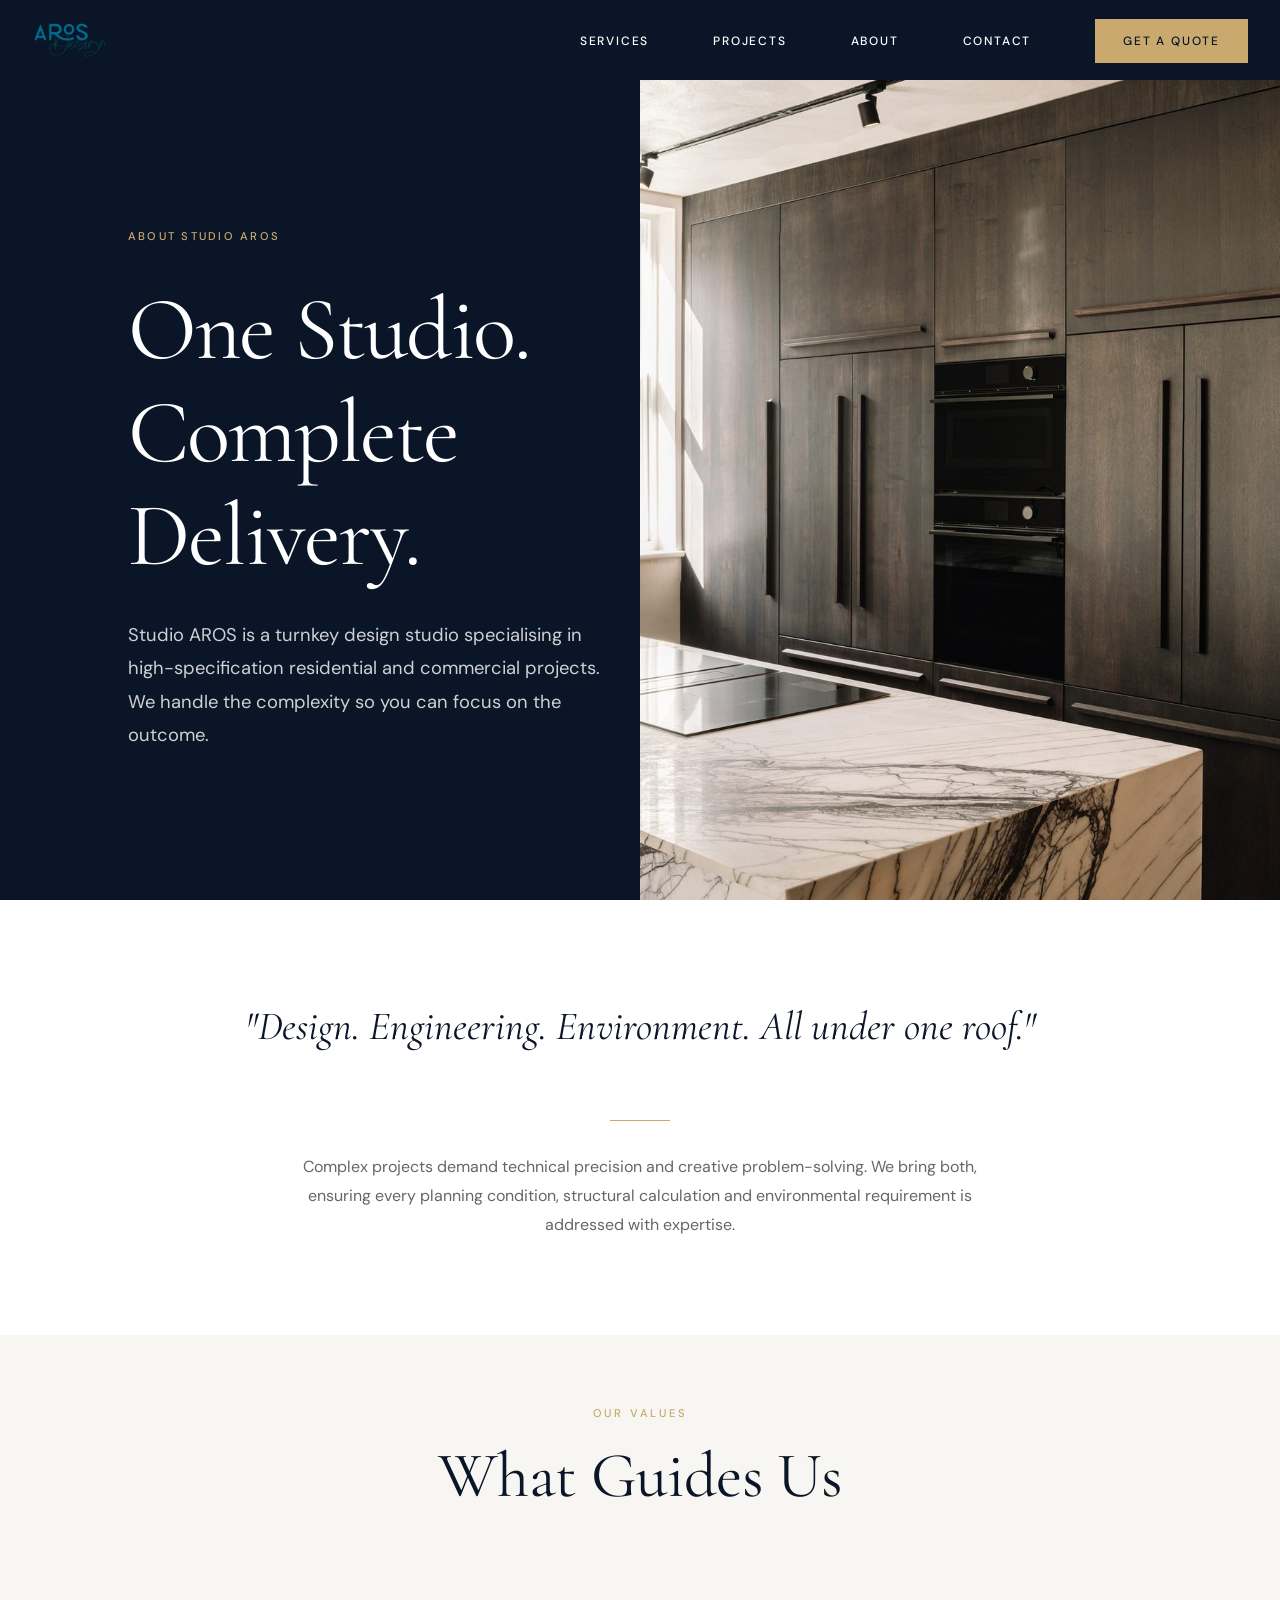
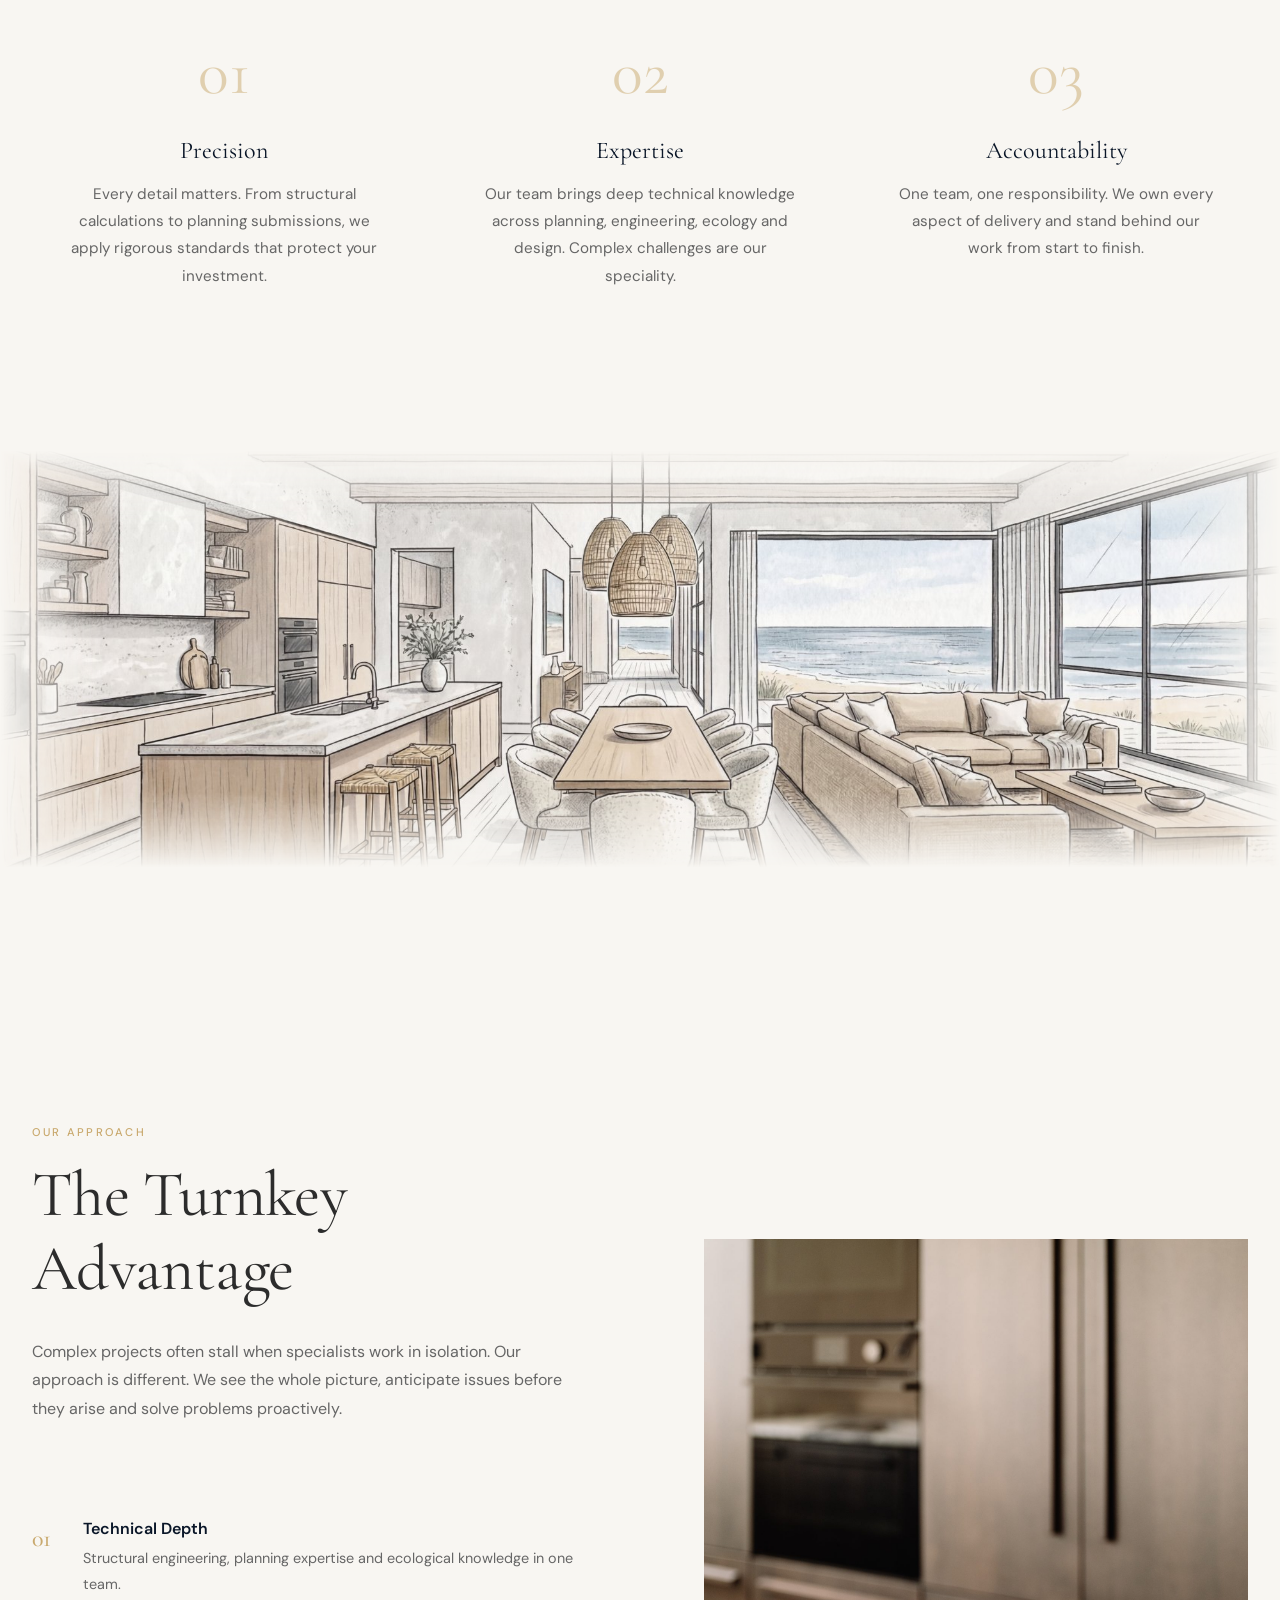
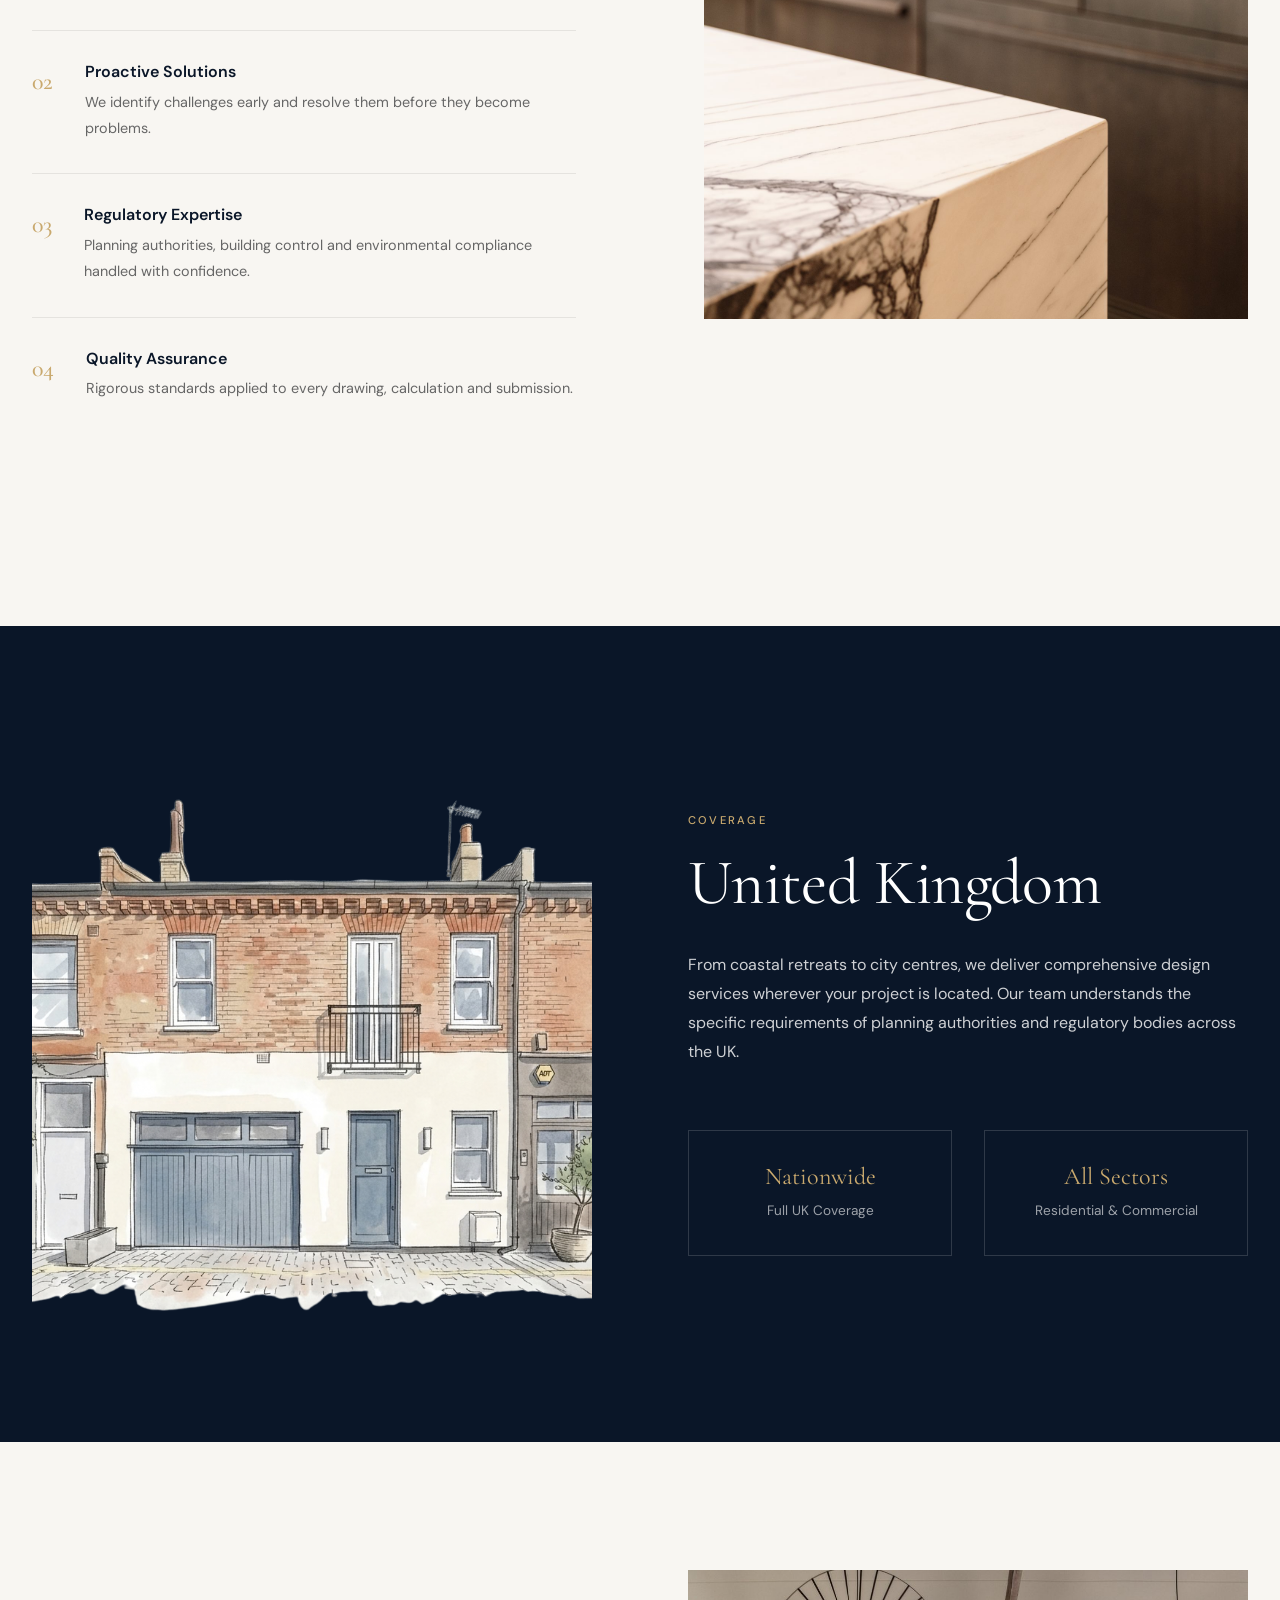
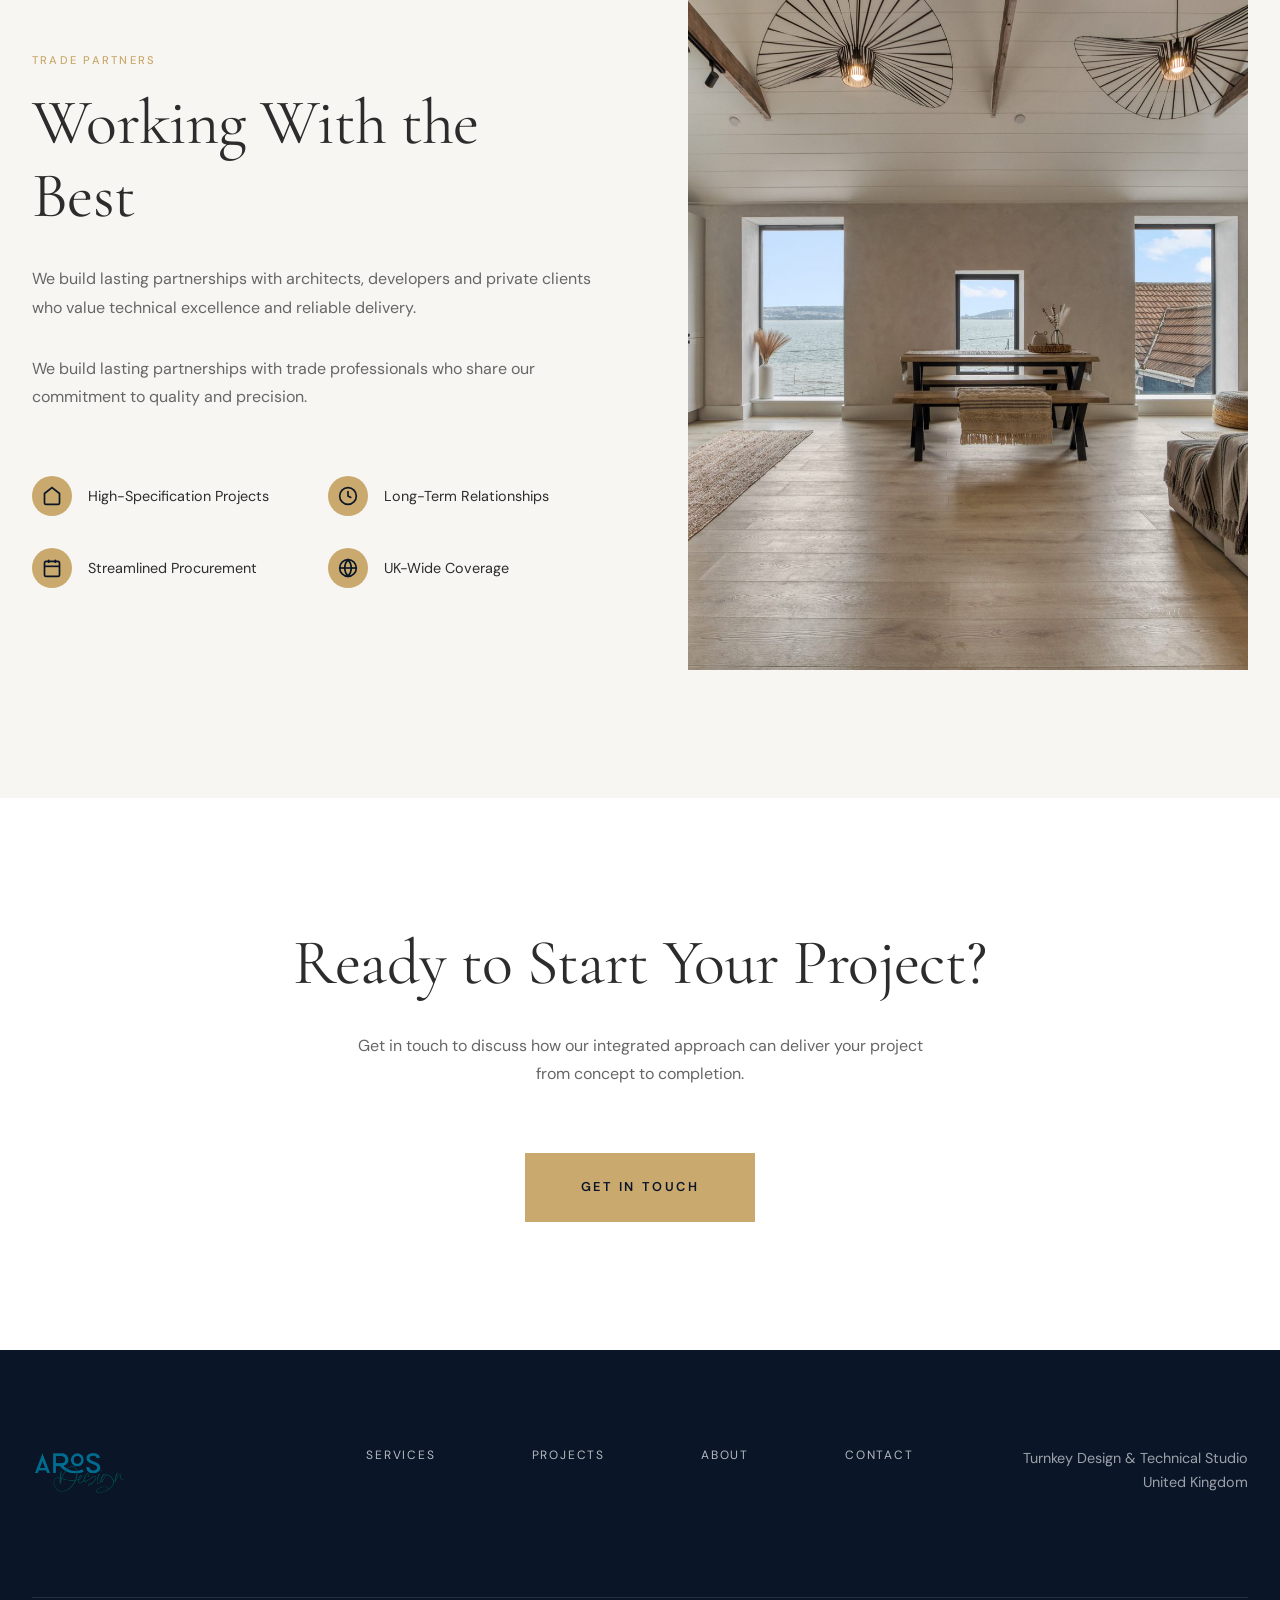
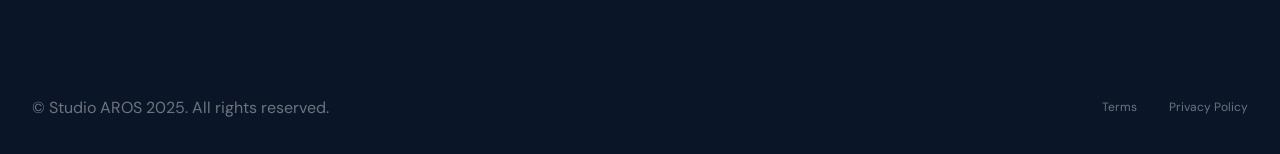
<file: about.html>
<!DOCTYPE html>
<html lang="en">
<head>
    <meta charset="UTF-8">
    <meta name="viewport" content="width=device-width, initial-scale=1.0">
    <title>About | Studio AROS</title>
    <link rel="icon" type="image/png" href="Logos/FAV Icon.png">
    <link rel="preconnect" href="https://fonts.googleapis.com">
    <link rel="preconnect" href="https://fonts.gstatic.com" crossorigin>
    <link href="https://fonts.googleapis.com/css2?family=Cormorant+Garamond:ital,wght@0,300;0,400;0,500;0,600;0,700;1,300;1,400;1,500;1,600;1,700&family=DM+Sans:ital,opsz,wght@0,9..40,100..1000;1,9..40,100..1000&display=swap" rel="stylesheet">
    <link rel="stylesheet" href="css/styles.css?v=2">
    <style>
        /* ===== ABOUT HERO ===== */
        .about-hero {
            height: 100vh;
            display: grid;
            grid-template-columns: 1fr 1fr;
            background: var(--color-primary-dark);
        }

        .about-hero-content {
            display: flex;
            align-items: center;
            padding: calc(var(--nav-height) + var(--spacing-xl)) var(--spacing-md) var(--spacing-xl) var(--spacing-xl);
        }

        .about-hero-content-inner {
            max-width: 550px;
            margin-left: 0;
            padding-left: var(--spacing-lg);
            text-align: left;
        }

        @media (max-width: 1440px) {
            .about-hero-content {
                padding-left: var(--spacing-lg);
            }
        }

        .about-hero h1 {
            color: var(--color-white);
            margin-bottom: var(--spacing-md);
        }

        .about-hero p {
            color: rgba(255, 255, 255, 0.8);
            font-size: 1.15rem;
            line-height: 1.8;
        }

        .about-hero-image {
            position: relative;
            overflow: hidden;
            height: 100vh;
        }

        .about-hero-image img {
            width: 100%;
            height: 100%;
            object-fit: cover;
            object-position: center;
        }

        @media (max-width: 1024px) {
            .about-hero {
                grid-template-columns: 1fr;
                min-height: auto;
            }

            .about-hero-content {
                padding: calc(var(--nav-height) + var(--spacing-lg)) var(--spacing-md) var(--spacing-lg);
            }

            .about-hero-content-inner {
                margin: 0 auto;
                text-align: center;
            }

            .about-hero-image {
                min-height: 50vh;
            }
        }

        /* ===== PHILOSOPHY SECTION ===== */
        .philosophy {
            padding: var(--spacing-xl) 0;
            background: var(--color-white);
        }

        .philosophy-content {
            max-width: 900px;
            margin: 0 auto;
            text-align: center;
        }

        .philosophy blockquote {
            font-family: var(--font-heading);
            font-size: clamp(1.75rem, 3.5vw, 2.5rem);
            font-style: italic;
            color: var(--color-primary-dark);
            line-height: 1.5;
            margin-bottom: var(--spacing-lg);
        }

        .philosophy p {
            color: var(--color-text-light);
            max-width: 700px;
            margin: 0 auto;
        }

        /* ===== VALUES SECTION ===== */
        .values {
            padding: var(--spacing-lg) 0;
            background: var(--color-light-bg);
        }

        .values-grid {
            display: grid;
            grid-template-columns: repeat(3, 1fr);
            gap: var(--spacing-md);
            margin-top: var(--spacing-md);
        }

        .value-item {
            text-align: center;
            padding: var(--spacing-md);
        }

        .value-number {
            font-family: var(--font-heading);
            font-size: 4rem;
            color: var(--color-accent);
            line-height: 1;
            margin-bottom: var(--spacing-md);
            opacity: 0.5;
        }

        .value-item h3 {
            font-size: 1.5rem;
            color: var(--color-primary-dark);
            margin-bottom: var(--spacing-sm);
        }

        .value-item p {
            color: var(--color-text-light);
            font-size: 0.95rem;
        }

        @media (max-width: 768px) {
            .values-grid {
                grid-template-columns: 1fr;
            }
        }

        /* ===== IMAGE BAND ===== */
        .about-image-band {
            width: 100%;
            position: relative;
            background: var(--color-light-bg);
            padding: var(--spacing-lg) 0;
        }

        .about-image-band img {
            width: 100%;
            height: auto;
        }

        /* ===== APPROACH SECTION ===== */
        .approach {
            padding: var(--spacing-xxxl) 0;
            background: var(--color-light-bg);
        }

        .approach-grid {
            display: grid;
            grid-template-columns: 1fr 1fr;
            gap: var(--spacing-xxl);
            align-items: center;
        }

        .approach-content h2 {
            margin-bottom: var(--spacing-md);
        }

        .approach-content p {
            color: var(--color-text-light);
            margin-bottom: var(--spacing-md);
        }

        .approach-list {
            margin-top: var(--spacing-lg);
        }

        .approach-list-item {
            display: flex;
            gap: var(--spacing-md);
            padding: var(--spacing-md) 0;
            border-bottom: 1px solid rgba(0, 0, 0, 0.08);
        }

        .approach-list-item:last-child {
            border-bottom: none;
        }

        .approach-list-number {
            font-family: var(--font-heading);
            font-size: 1.5rem;
            color: var(--color-accent);
            font-weight: 500;
        }

        .approach-list-content h4 {
            font-family: var(--font-body);
            font-size: 1rem;
            font-weight: 600;
            color: var(--color-primary-dark);
            margin-bottom: var(--spacing-xs);
        }

        .approach-list-content p {
            margin: 0;
            font-size: 0.9rem;
        }

        .approach-image {
            aspect-ratio: 4/5;
            overflow: hidden;
        }

        .approach-image img {
            width: 100%;
            height: 100%;
            object-fit: cover;
        }

        @media (max-width: 1024px) {
            .approach-grid {
                grid-template-columns: 1fr;
            }

            .approach-image {
                aspect-ratio: 16/9;
            }
        }

        /* ===== COVERAGE SECTION ===== */
        .coverage {
            padding: var(--spacing-xxl) 0;
            background: var(--color-primary-dark);
        }

        .coverage-grid {
            display: grid;
            grid-template-columns: 1fr 1fr;
            gap: var(--spacing-xl);
            align-items: center;
        }

        .coverage-content h2 {
            color: var(--color-white);
            margin-bottom: var(--spacing-md);
        }

        .coverage-content p {
            color: rgba(255, 255, 255, 0.8);
            margin-bottom: var(--spacing-lg);
        }

        .coverage-regions {
            display: grid;
            grid-template-columns: 1fr 1fr;
            gap: var(--spacing-md);
        }

        .coverage-region {
            padding: var(--spacing-md);
            border: 1px solid rgba(255, 255, 255, 0.15);
            text-align: center;
        }

        .coverage-region h4 {
            color: var(--color-accent);
            font-family: var(--font-heading);
            font-size: 1.5rem;
            margin-bottom: var(--spacing-xs);
        }

        .coverage-region p {
            color: rgba(255, 255, 255, 0.6);
            font-size: 0.85rem;
            margin: 0;
        }

        .coverage-image {
            aspect-ratio: 1;
            overflow: hidden;
        }

        .coverage-image img {
            width: 100%;
            height: 100%;
            object-fit: cover;
        }

        @media (max-width: 768px) {
            .coverage-grid {
                grid-template-columns: 1fr;
            }
        }

        /* ===== TRADE SECTION ===== */
        .trade-section {
            padding: var(--spacing-xxl) 0;
            background: var(--color-light-bg);
        }

        .trade-grid {
            display: grid;
            grid-template-columns: 1fr 1fr;
            gap: var(--spacing-xl);
            align-items: center;
        }

        .trade-content h2 {
            margin-bottom: var(--spacing-md);
        }

        .trade-content p {
            color: var(--color-text-light);
            margin-bottom: var(--spacing-md);
        }

        .trade-features {
            display: grid;
            grid-template-columns: 1fr 1fr;
            gap: var(--spacing-md);
            margin-top: var(--spacing-lg);
        }

        .trade-feature {
            display: flex;
            align-items: center;
            gap: var(--spacing-sm);
        }

        .trade-feature-icon {
            width: 40px;
            height: 40px;
            background: var(--color-accent);
            border-radius: 50%;
            display: flex;
            align-items: center;
            justify-content: center;
            flex-shrink: 0;
        }

        .trade-feature-icon svg {
            width: 20px;
            height: 20px;
            stroke: var(--color-primary-dark);
            fill: none;
            stroke-width: 2;
        }

        .trade-feature span {
            font-size: 0.9rem;
            color: var(--color-text);
        }

        @media (max-width: 768px) {
            .trade-grid {
                grid-template-columns: 1fr;
            }

            .trade-features {
                grid-template-columns: 1fr;
            }
        }

        /* ===== CTA SECTION ===== */
        .cta-section {
            padding: var(--spacing-xxl) 0;
            background: var(--color-white);
            text-align: center;
        }

        .cta-section h2 {
            margin-bottom: var(--spacing-md);
        }

        .cta-section p {
            max-width: 600px;
            margin: 0 auto var(--spacing-lg);
            color: var(--color-text-light);
        }
    </style>
</head>
<body>
    <!-- NAVIGATION -->
    <nav class="nav nav-dark" id="nav">
        <div class="nav-inner">
            <a href="/" class="nav-logo-link">
                <img src="Logos/White The Aros.png" alt="Studio AROS" class="nav-logo nav-logo-light">
                <img src="Logos/AROS Design Logo.svg?v=2" alt="Studio AROS" class="nav-logo nav-logo-dark">
            </a>
            <div class="nav-toggle" id="navToggle">
                <span></span>
                <span></span>
                <span></span>
            </div>
            <ul class="nav-links" id="navLinks">
                <li><a href="services.html">Services</a></li>
                <li><a href="projects.html">Projects</a></li>
                <li><a href="about.html">About</a></li>
                <li><a href="contact.html">Contact</a></li>
                <li><a href="contact.html" class="nav-cta">Get a Quote</a></li>
            </ul>
        </div>
    </nav>

    <!-- HERO -->
    <section class="about-hero">
        <div class="about-hero-content">
            <div class="about-hero-content-inner fade-in">
                <span class="label" style="color: var(--color-accent); margin-bottom: var(--spacing-md); display: block;">About Studio AROS</span>
                <h1>One Studio. Complete Delivery.</h1>
                <p>Studio AROS is a turnkey design studio specialising in high-specification residential and commercial projects. We handle the complexity so you can focus on the outcome.</p>
            </div>
        </div>
        <div class="about-hero-image">
            <img src="Photos_Optimized/RGM/FH_LurotBrand_6RussellGardensMews_TypRes-24.jpg" alt="Studio AROS">
        </div>
    </section>

    <!-- PHILOSOPHY -->
    <section class="philosophy">
        <div class="container">
            <div class="philosophy-content fade-in">
                <blockquote>"Design. Engineering. Environment. All under one roof."</blockquote>
                <div class="line-accent"></div>
                <p>Complex projects demand technical precision and creative problem-solving. We bring both, ensuring every planning condition, structural calculation and environmental requirement is addressed with expertise.</p>
            </div>
        </div>
    </section>

    <!-- VALUES -->
    <section class="values">
        <div class="container">
            <div class="section-header text-center fade-in">
                <span class="section-label">Our Values</span>
                <h2 class="section-title">What Guides Us</h2>
            </div>
            <div class="values-grid">
                <div class="value-item fade-in">
                    <div class="value-number">01</div>
                    <h3>Precision</h3>
                    <p>Every detail matters. From structural calculations to planning submissions, we apply rigorous standards that protect your investment.</p>
                </div>
                <div class="value-item fade-in">
                    <div class="value-number">02</div>
                    <h3>Expertise</h3>
                    <p>Our team brings deep technical knowledge across planning, engineering, ecology and design. Complex challenges are our speciality.</p>
                </div>
                <div class="value-item fade-in">
                    <div class="value-number">03</div>
                    <h3>Accountability</h3>
                    <p>One team, one responsibility. We own every aspect of delivery and stand behind our work from start to finish.</p>
                </div>
            </div>
        </div>
    </section>

    <!-- IMAGE BAND -->
    <div class="about-image-band">
        <img src="Photos_Optimized/interior-watercolor.png" alt="Interior Design">
    </div>

    <!-- APPROACH -->
    <section class="approach">
        <div class="container">
            <div class="approach-grid">
                <div class="approach-content fade-in">
                    <span class="label" style="color: var(--color-accent); margin-bottom: var(--spacing-sm); display: block;">Our Approach</span>
                    <h2>The Turnkey Advantage</h2>
                    <p>Complex projects often stall when specialists work in isolation. Our approach is different. We see the whole picture, anticipate issues before they arise and solve problems proactively.</p>

                    <div class="approach-list">
                        <div class="approach-list-item">
                            <span class="approach-list-number">01</span>
                            <div class="approach-list-content">
                                <h4>Technical Depth</h4>
                                <p>Structural engineering, planning expertise and ecological knowledge in one team.</p>
                            </div>
                        </div>
                        <div class="approach-list-item">
                            <span class="approach-list-number">02</span>
                            <div class="approach-list-content">
                                <h4>Proactive Solutions</h4>
                                <p>We identify challenges early and resolve them before they become problems.</p>
                            </div>
                        </div>
                        <div class="approach-list-item">
                            <span class="approach-list-number">03</span>
                            <div class="approach-list-content">
                                <h4>Regulatory Expertise</h4>
                                <p>Planning authorities, building control and environmental compliance handled with confidence.</p>
                            </div>
                        </div>
                        <div class="approach-list-item">
                            <span class="approach-list-number">04</span>
                            <div class="approach-list-content">
                                <h4>Quality Assurance</h4>
                                <p>Rigorous standards applied to every drawing, calculation and submission.</p>
                            </div>
                        </div>
                    </div>
                </div>
                <div class="approach-image fade-in">
                    <img src="Photos_Optimized/RGM/FH_LurotBrand_6RussellGardensMews_TypRes-28.jpg" alt="AROS Approach">
                </div>
            </div>
        </div>
    </section>

    <!-- COVERAGE -->
    <section class="coverage">
        <div class="container">
            <div class="coverage-grid">
                <div class="coverage-image fade-in">
                    <img src="Photos_Optimized/RGM-watercolor.png" alt="UK Coverage">
                </div>
                <div class="coverage-content fade-in">
                    <span class="label" style="color: var(--color-accent); margin-bottom: var(--spacing-sm); display: block;">Coverage</span>
                    <h2>United Kingdom</h2>
                    <p>From coastal retreats to city centres, we deliver comprehensive design services wherever your project is located. Our team understands the specific requirements of planning authorities and regulatory bodies across the UK.</p>
                    <div class="coverage-regions">
                        <div class="coverage-region">
                            <h4>Nationwide</h4>
                            <p>Full UK Coverage</p>
                        </div>
                        <div class="coverage-region">
                            <h4>All Sectors</h4>
                            <p>Residential & Commercial</p>
                        </div>
                    </div>
                </div>
            </div>
        </div>
    </section>

    <!-- TRADE SECTION -->
    <section class="trade-section">
        <div class="container">
            <div class="trade-grid">
                <div class="trade-content fade-in">
                    <span class="label" style="color: var(--color-accent); margin-bottom: var(--spacing-sm); display: block;">Trade Partners</span>
                    <h2>Working With the Best</h2>
                    <p>We build lasting partnerships with architects, developers and private clients who value technical excellence and reliable delivery.</p>
                    <p>We build lasting partnerships with trade professionals who share our commitment to quality and precision.</p>

                    <div class="trade-features">
                        <div class="trade-feature">
                            <div class="trade-feature-icon">
                                <svg viewBox="0 0 24 24"><path d="M3 9l9-7 9 7v11a2 2 0 01-2 2H5a2 2 0 01-2-2V9z"/></svg>
                            </div>
                            <span>High-Specification Projects</span>
                        </div>
                        <div class="trade-feature">
                            <div class="trade-feature-icon">
                                <svg viewBox="0 0 24 24"><circle cx="12" cy="12" r="10"/><path d="M12 6v6l4 2"/></svg>
                            </div>
                            <span>Long-Term Relationships</span>
                        </div>
                        <div class="trade-feature">
                            <div class="trade-feature-icon">
                                <svg viewBox="0 0 24 24"><rect x="3" y="4" width="18" height="18" rx="2"/><line x1="16" y1="2" x2="16" y2="6"/><line x1="8" y1="2" x2="8" y2="6"/><line x1="3" y1="10" x2="21" y2="10"/></svg>
                            </div>
                            <span>Streamlined Procurement</span>
                        </div>
                        <div class="trade-feature">
                            <div class="trade-feature-icon">
                                <svg viewBox="0 0 24 24"><circle cx="12" cy="12" r="10"/><line x1="2" y1="12" x2="22" y2="12"/><path d="M12 2a15.3 15.3 0 014 10 15.3 15.3 0 01-4 10 15.3 15.3 0 01-4-10 15.3 15.3 0 014-10z"/></svg>
                            </div>
                            <span>UK-Wide Coverage</span>
                        </div>
                    </div>
                </div>
                <div class="approach-image fade-in">
                    <img src="Photos_Optimized/George Bank/IMG_6486..JPG" alt="Trade Partners">
                </div>
            </div>
        </div>
    </section>

    <!-- CTA -->
    <section class="cta-section">
        <div class="container fade-in">
            <h2>Ready to Start Your Project?</h2>
            <p>Get in touch to discuss how our integrated approach can deliver your project from concept to completion.</p>
            <a href="contact.html" class="btn btn-primary btn-large">Get in Touch</a>
        </div>
    </section>

    <!-- FOOTER -->
    <footer class="footer">
        <div class="container">
            <div class="footer-main">
                <div class="footer-logo-wrapper">
                    <img src="Logos/White The Aros.png" alt="Studio AROS" class="footer-logo">
                </div>
                <nav class="footer-nav">
                    <a href="services.html">Services</a>
                    <a href="projects.html">Projects</a>
                    <a href="about.html">About</a>
                    <a href="contact.html">Contact</a>
                </nav>
                <div class="footer-tagline">
                    Turnkey Design & Technical Studio<br>United Kingdom
                </div>
            </div>
            <div class="footer-bottom">
                <p>&copy; Studio AROS 2025. All rights reserved.</p>
                <div class="footer-legal">
                    <a href="#">Terms</a>
                    <a href="#">Privacy Policy</a>
                </div>
            </div>
        </div>
    </footer>

    <!-- JAVASCRIPT -->
    <script>
        const navToggle = document.getElementById('navToggle');
        const navLinks = document.getElementById('navLinks');

        navToggle.addEventListener('click', () => {
            navToggle.classList.toggle('active');
            navLinks.classList.toggle('active');
        });

        document.querySelectorAll('.nav-links a').forEach(link => {
            link.addEventListener('click', () => {
                navToggle.classList.remove('active');
                navLinks.classList.remove('active');
            });
        });

        const observer = new IntersectionObserver((entries) => {
            entries.forEach(entry => {
                if (entry.isIntersecting) {
                    entry.target.classList.add('visible');
                }
            });
        }, { threshold: 0.1 });

        document.querySelectorAll('.fade-in').forEach(el => observer.observe(el));
    </script>
</body>
</html>
</file>
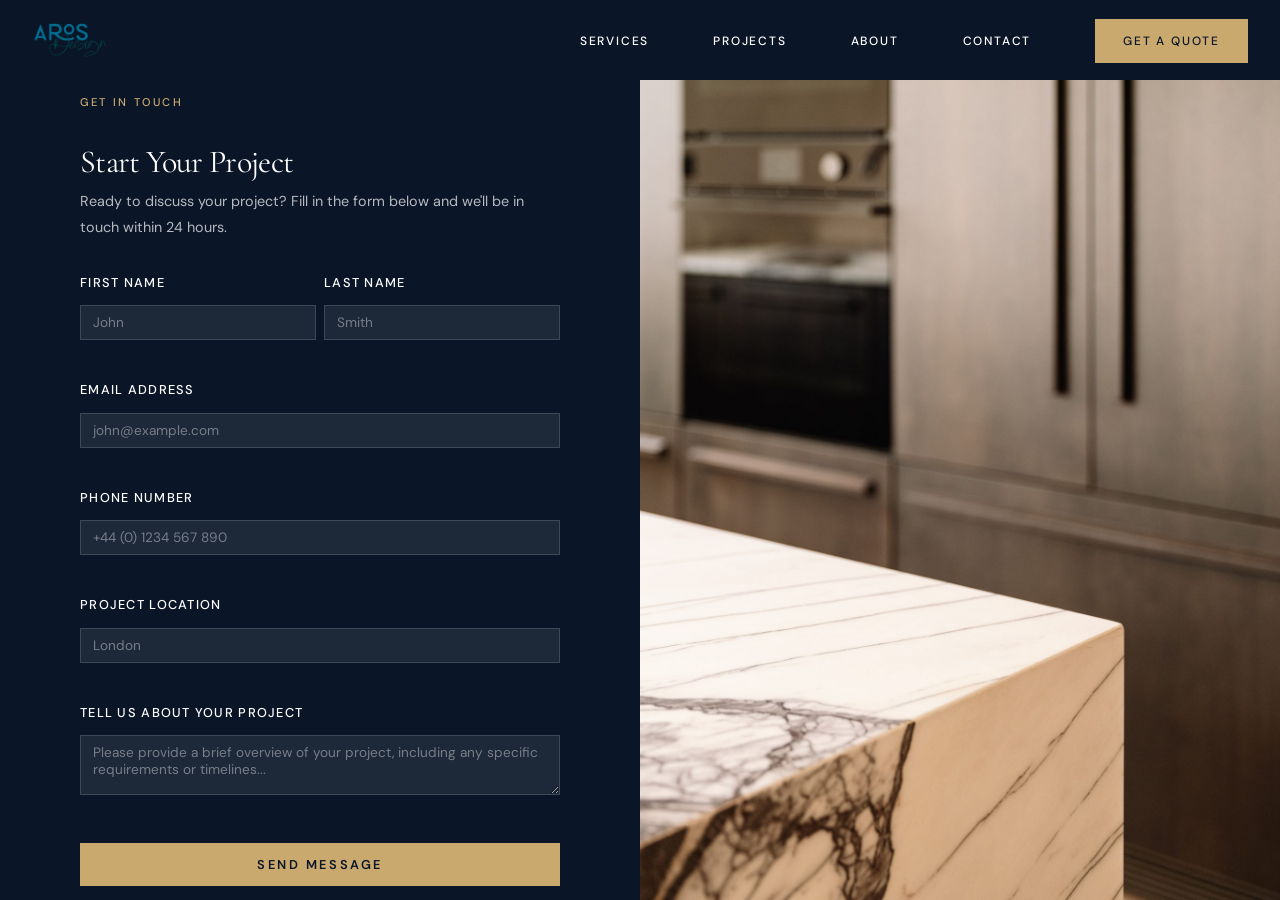
<file: contact.html>
<!DOCTYPE html>
<html lang="en">
<head>
    <meta charset="UTF-8">
    <meta name="viewport" content="width=device-width, initial-scale=1.0">
    <title>Contact | Studio AROS</title>
    <link rel="icon" type="image/png" href="Logos/FAV Icon.png">
    <link rel="preconnect" href="https://fonts.googleapis.com">
    <link rel="preconnect" href="https://fonts.gstatic.com" crossorigin>
    <link href="https://fonts.googleapis.com/css2?family=Cormorant+Garamond:ital,wght@0,300;0,400;0,500;0,600;0,700;1,300;1,400;1,500;1,600;1,700&family=DM+Sans:ital,opsz,wght@0,9..40,100..1000;1,9..40,100..1000&display=swap" rel="stylesheet">
    <link rel="stylesheet" href="css/styles.css?v=2">
    <style>
        /* ===== CONTACT PAGE ===== */
        html, body {
            overflow: hidden;
            height: 100vh;
        }

        .contact-page {
            height: 100vh;
            display: grid;
            grid-template-columns: 1fr 1fr;
            overflow: hidden;
        }

        /* Left Side - Form */
        .contact-form-section {
            background: var(--color-primary-dark);
            padding: calc(var(--nav-height) + var(--spacing-md)) var(--spacing-lg) var(--spacing-md);
            display: flex;
            align-items: center;
            justify-content: center;
            overflow-y: auto;
        }

        .contact-form-wrapper {
            max-width: 480px;
            width: 100%;
        }

        .contact-form-wrapper h1 {
            color: var(--color-white);
            margin-bottom: var(--spacing-xs);
            font-size: clamp(1.5rem, 3vw, 2rem);
        }

        .contact-form-wrapper .intro {
            color: rgba(255, 255, 255, 0.7);
            margin-bottom: var(--spacing-md);
            font-size: 0.9rem;
        }

        .contact-form {
            display: flex;
            flex-direction: column;
            gap: 0.5rem;
        }

        .form-row {
            display: grid;
            grid-template-columns: 1fr 1fr;
            gap: 0.5rem;
        }

        @media (max-width: 600px) {
            .form-row {
                grid-template-columns: 1fr;
            }
        }

        .form-group label {
            color: var(--color-white);
            font-size: 0.8rem;
            margin-bottom: 0.25rem;
        }

        .form-group input,
        .form-group select,
        .form-group textarea {
            padding: 0.5rem 0.75rem;
            font-size: 0.85rem;
        }

        .form-group textarea {
            min-height: 60px;
        }

        .form-submit-wrapper {
            margin-top: 0.5rem;
        }

        .form-submit-wrapper .btn {
            width: 100%;
            padding: 0.8rem 2rem;
        }

        /* Right Side - Image */
        .contact-image-section {
            overflow: hidden;
            position: relative;
        }

        .contact-image-section img {
            width: 100%;
            height: 100%;
            object-fit: cover;
        }

        @media (max-width: 1024px) {
            html, body {
                overflow: auto;
                height: auto;
            }

            .contact-page {
                grid-template-columns: 1fr;
                height: auto;
                min-height: 100vh;
                overflow: auto;
            }

            .contact-form-section,
            .contact-info-section {
                padding: calc(var(--nav-height) + var(--spacing-md)) var(--spacing-md) var(--spacing-md);
                overflow: auto;
            }
        }

        /* ===== SUCCESS MESSAGE ===== */
        .form-success {
            display: none;
            text-align: center;
            padding: var(--spacing-xl);
        }

        .form-success.active {
            display: block;
        }

        .form-success svg {
            width: 80px;
            height: 80px;
            stroke: var(--color-accent);
            fill: none;
            stroke-width: 1.5;
            margin-bottom: var(--spacing-md);
        }

        .form-success h3 {
            color: var(--color-white);
            margin-bottom: var(--spacing-sm);
        }

        .form-success p {
            color: rgba(255, 255, 255, 0.7);
        }

        .contact-form.hidden {
            display: none;
        }
    </style>
</head>
<body>
    <!-- NAVIGATION -->
    <nav class="nav nav-dark" id="nav">
        <div class="nav-inner">
            <a href="/" class="nav-logo-link">
                <img src="Logos/White The Aros.png" alt="Studio AROS" class="nav-logo nav-logo-light">
                <img src="Logos/AROS Design Logo.svg?v=2" alt="Studio AROS" class="nav-logo nav-logo-dark">
            </a>
            <div class="nav-toggle" id="navToggle">
                <span></span>
                <span></span>
                <span></span>
            </div>
            <ul class="nav-links" id="navLinks">
                <li><a href="services.html">Services</a></li>
                <li><a href="projects.html">Projects</a></li>
                <li><a href="about.html">About</a></li>
                <li><a href="contact.html">Contact</a></li>
                <li><a href="contact.html" class="nav-cta">Get a Quote</a></li>
            </ul>
        </div>
    </nav>

    <!-- CONTACT PAGE -->
    <main class="contact-page">
        <!-- Form Section -->
        <section class="contact-form-section">
            <div class="contact-form-wrapper fade-in">
                <span class="label" style="color: var(--color-accent); margin-bottom: var(--spacing-md); display: block;">Get in Touch</span>
                <h1>Start Your Project</h1>
                <p class="intro">Ready to discuss your project? Fill in the form below and we'll be in touch within 24 hours.</p>

                <form class="contact-form" id="contactForm">
                    <div class="form-row">
                        <div class="form-group">
                            <label for="firstName">First Name</label>
                            <input type="text" id="firstName" name="firstName" placeholder="John" required>
                        </div>
                        <div class="form-group">
                            <label for="lastName">Last Name</label>
                            <input type="text" id="lastName" name="lastName" placeholder="Smith" required>
                        </div>
                    </div>
                    <div class="form-group">
                        <label for="email">Email Address</label>
                        <input type="email" id="email" name="email" placeholder="john@example.com" required>
                    </div>
                    <div class="form-group">
                        <label for="phone">Phone Number</label>
                        <input type="tel" id="phone" name="phone" placeholder="+44 (0) 1234 567 890">
                    </div>
                    <div class="form-group">
                        <label for="location">Project Location</label>
                        <input type="text" id="location" name="location" placeholder="London">
                    </div>
                    <div class="form-group">
                        <label for="message">Tell Us About Your Project</label>
                        <textarea id="message" name="message" placeholder="Please provide a brief overview of your project, including any specific requirements or timelines..." required></textarea>
                    </div>
                    <div class="form-submit-wrapper">
                        <button type="submit" class="btn btn-primary btn-large">Send Message</button>
                    </div>
                </form>

                <div class="form-success" id="formSuccess">
                    <svg viewBox="0 0 80 80">
                        <circle cx="40" cy="40" r="35"/>
                        <path d="M25 40l10 10 20-20"/>
                    </svg>
                    <h3>Message Sent</h3>
                    <p>Thank you for getting in touch. We'll respond within 24 hours.</p>
                </div>
            </div>
        </section>

        <!-- Image Section -->
        <section class="contact-image-section">
            <img src="Photos_Optimized/RGM/FH_LurotBrand_6RussellGardensMews_TypRes-28.jpg" alt="Studio AROS">
        </section>
    </main>

    <!-- JAVASCRIPT -->
    <script>
        // Navigation
        const navToggle = document.getElementById('navToggle');
        const navLinks = document.getElementById('navLinks');

        navToggle.addEventListener('click', () => {
            navToggle.classList.toggle('active');
            navLinks.classList.toggle('active');
        });

        document.querySelectorAll('.nav-links a').forEach(link => {
            link.addEventListener('click', () => {
                navToggle.classList.remove('active');
                navLinks.classList.remove('active');
            });
        });

        // Form handling
        const contactForm = document.getElementById('contactForm');
        const formSuccess = document.getElementById('formSuccess');

        contactForm.addEventListener('submit', (e) => {
            e.preventDefault();
            // In production, this would send to a server
            contactForm.classList.add('hidden');
            formSuccess.classList.add('active');
        });

        // Animations
        const observer = new IntersectionObserver((entries) => {
            entries.forEach(entry => {
                if (entry.isIntersecting) {
                    entry.target.classList.add('visible');
                }
            });
        }, { threshold: 0.1 });

        document.querySelectorAll('.fade-in').forEach(el => observer.observe(el));
    </script>
</body>
</html>
</file>
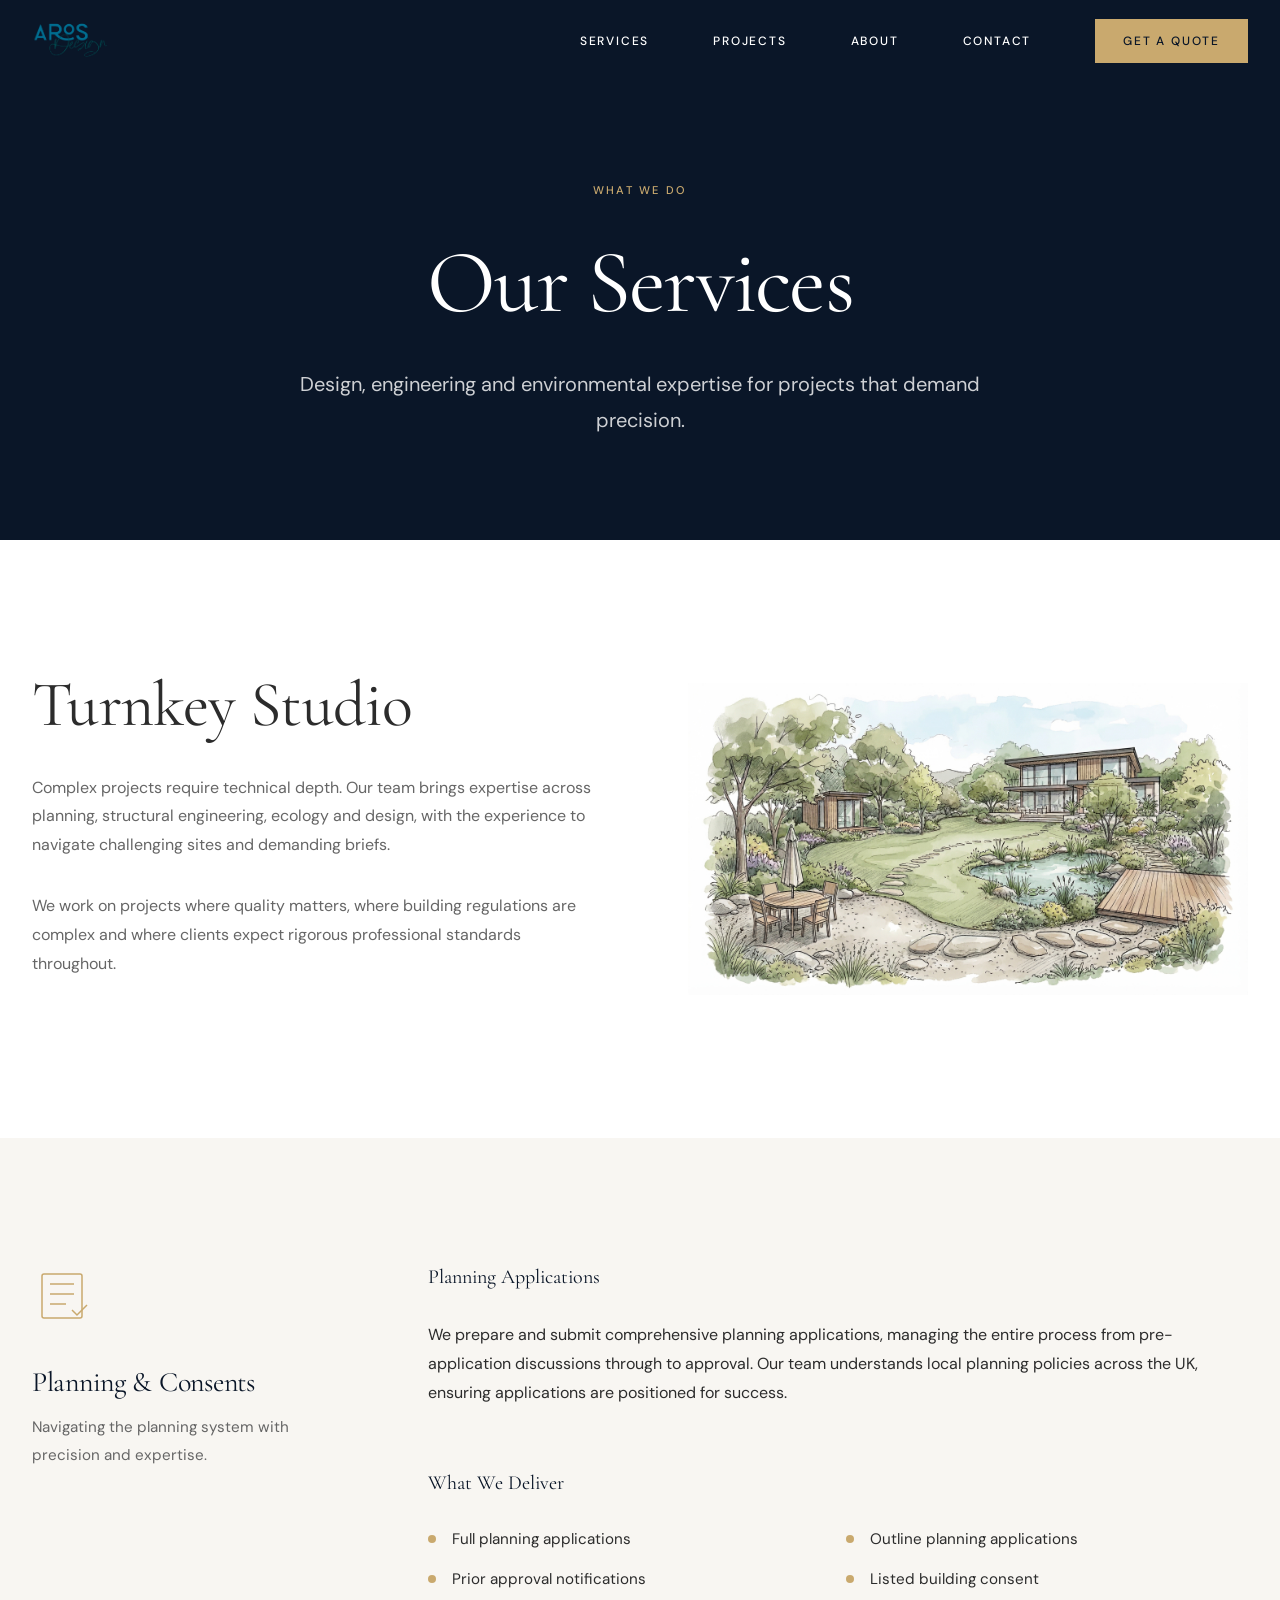
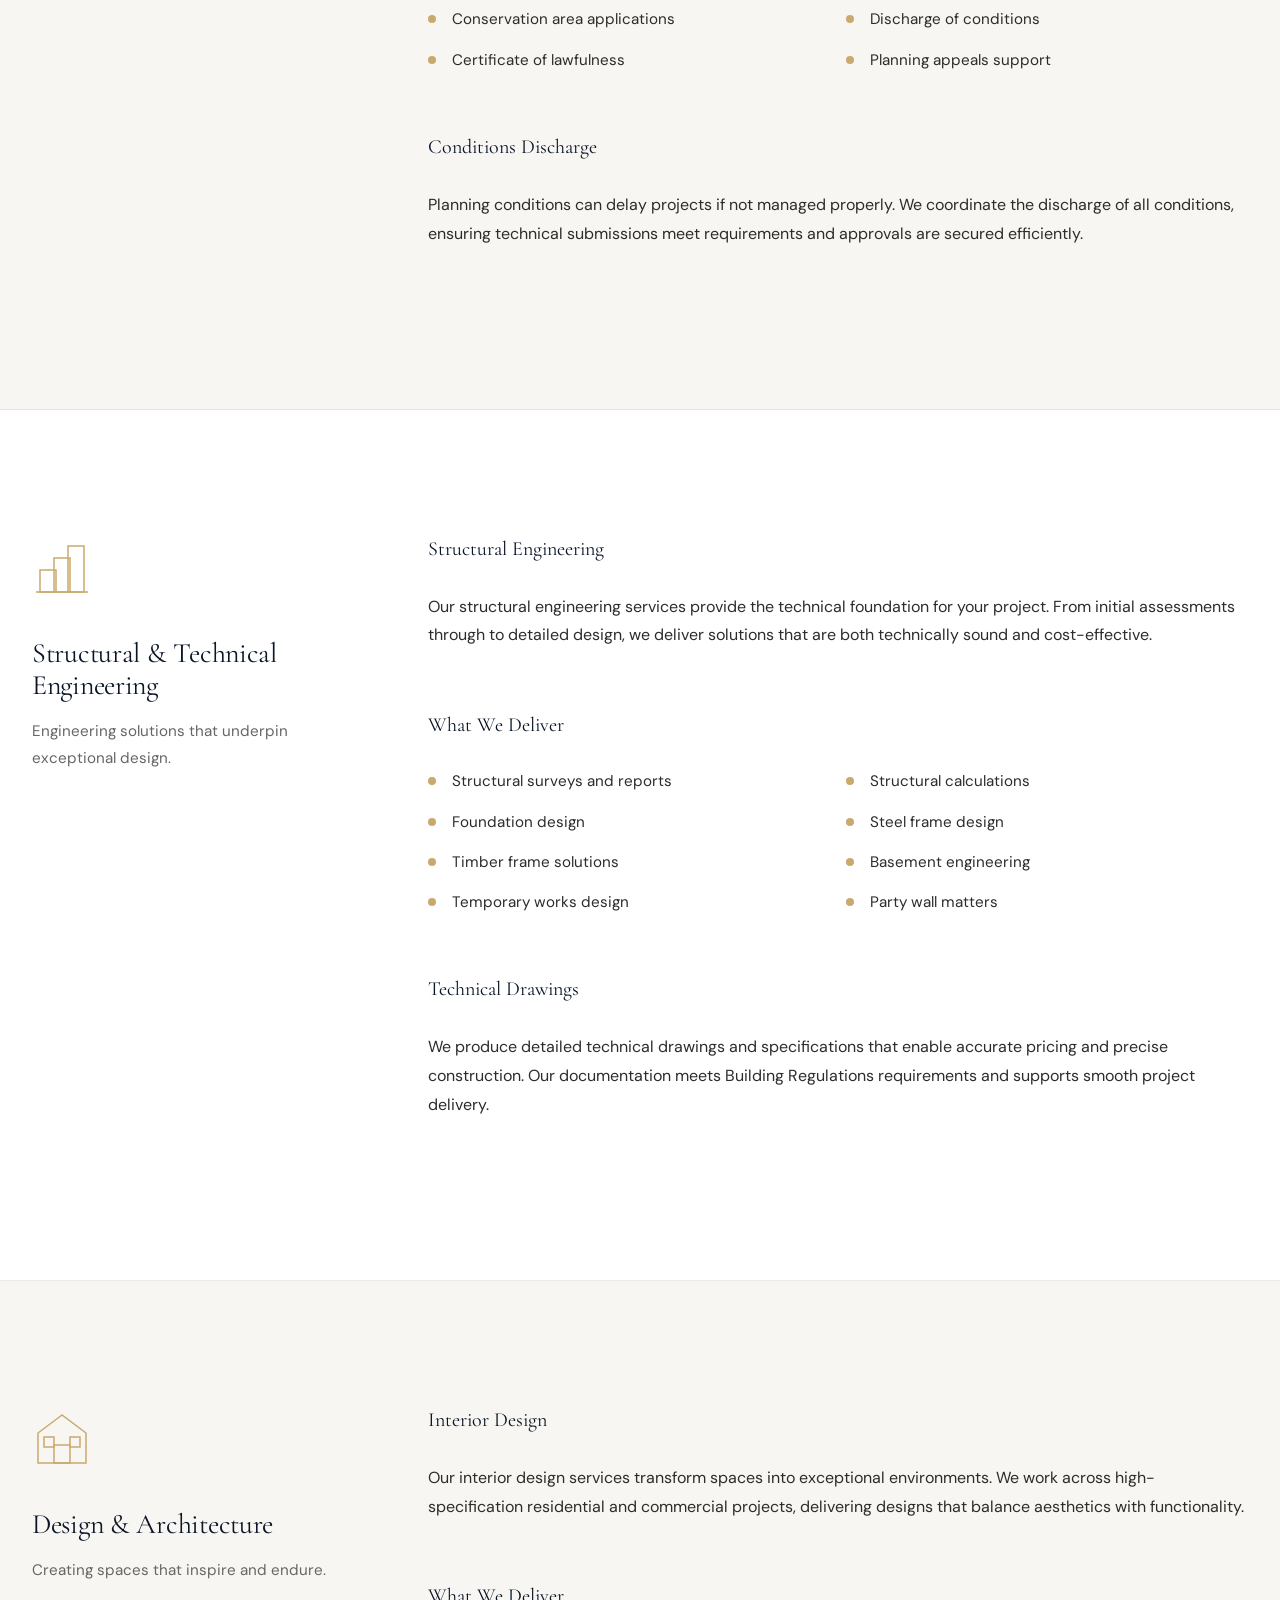
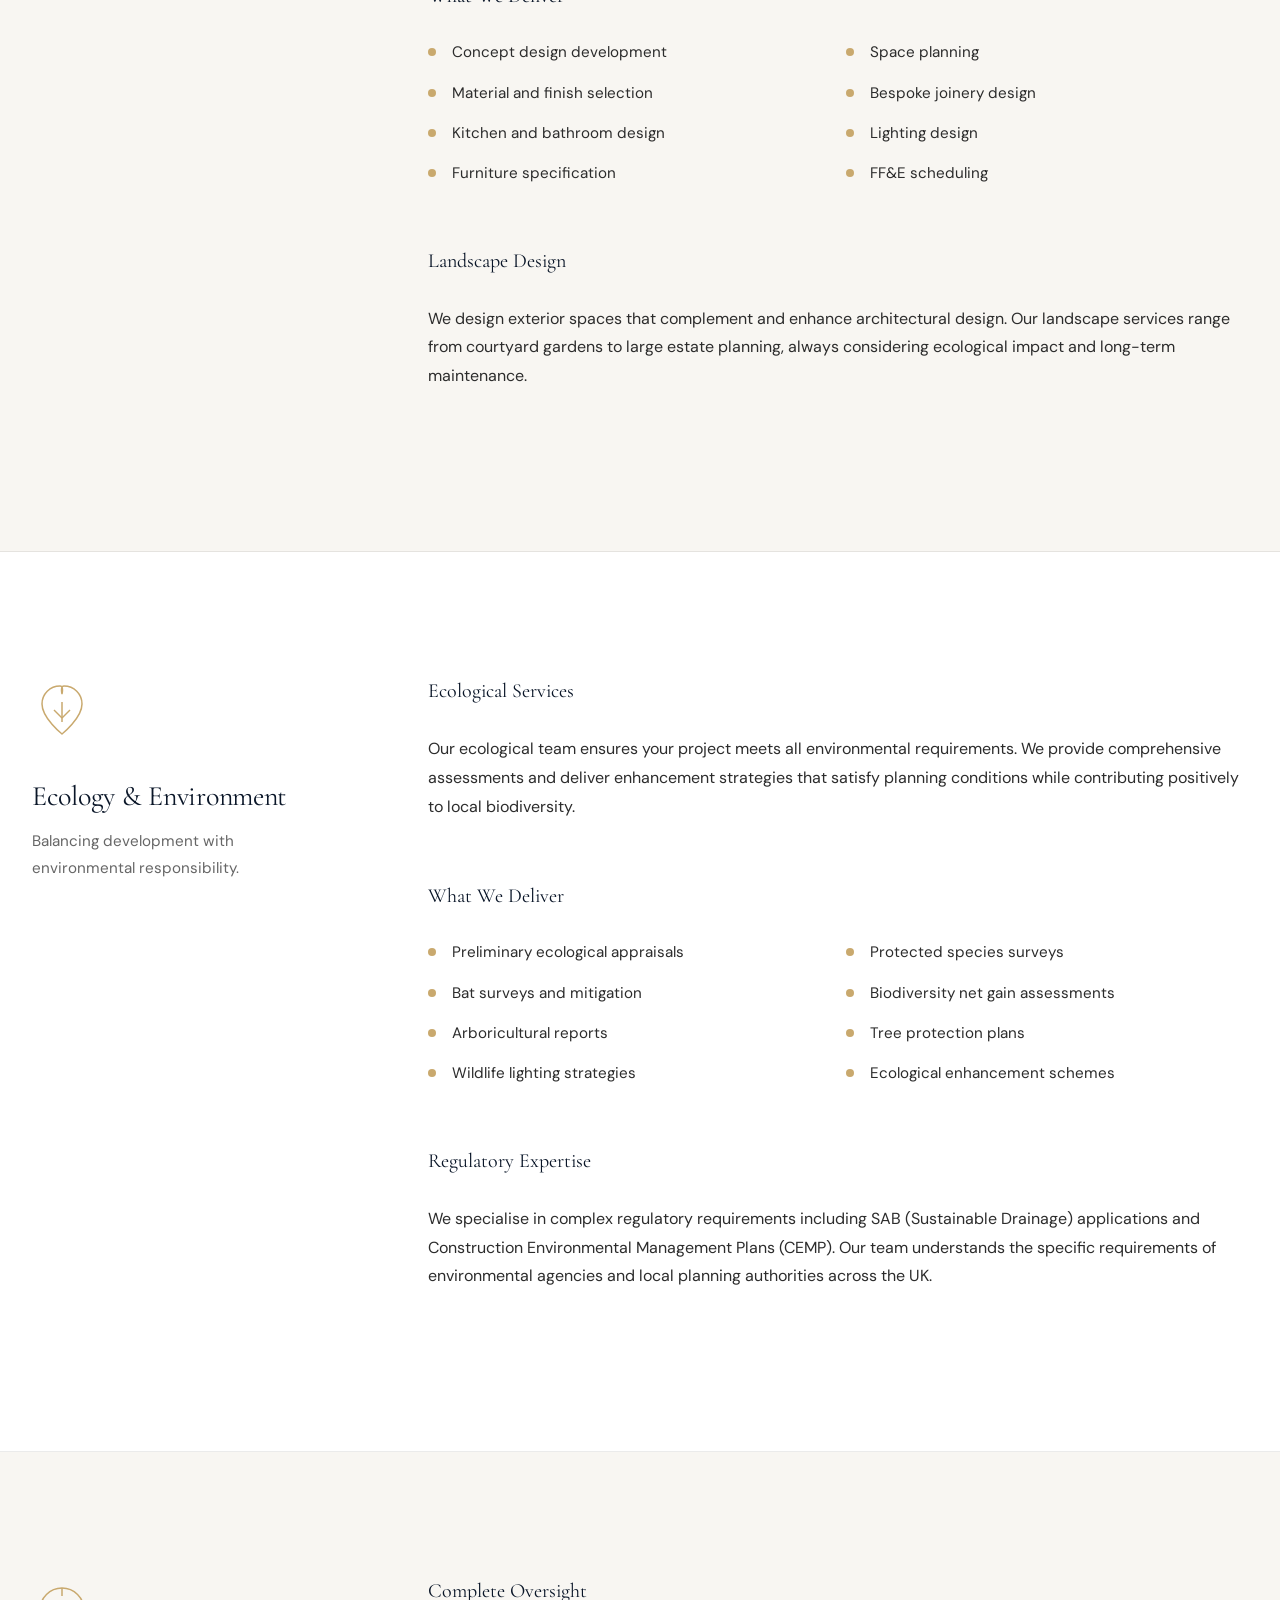
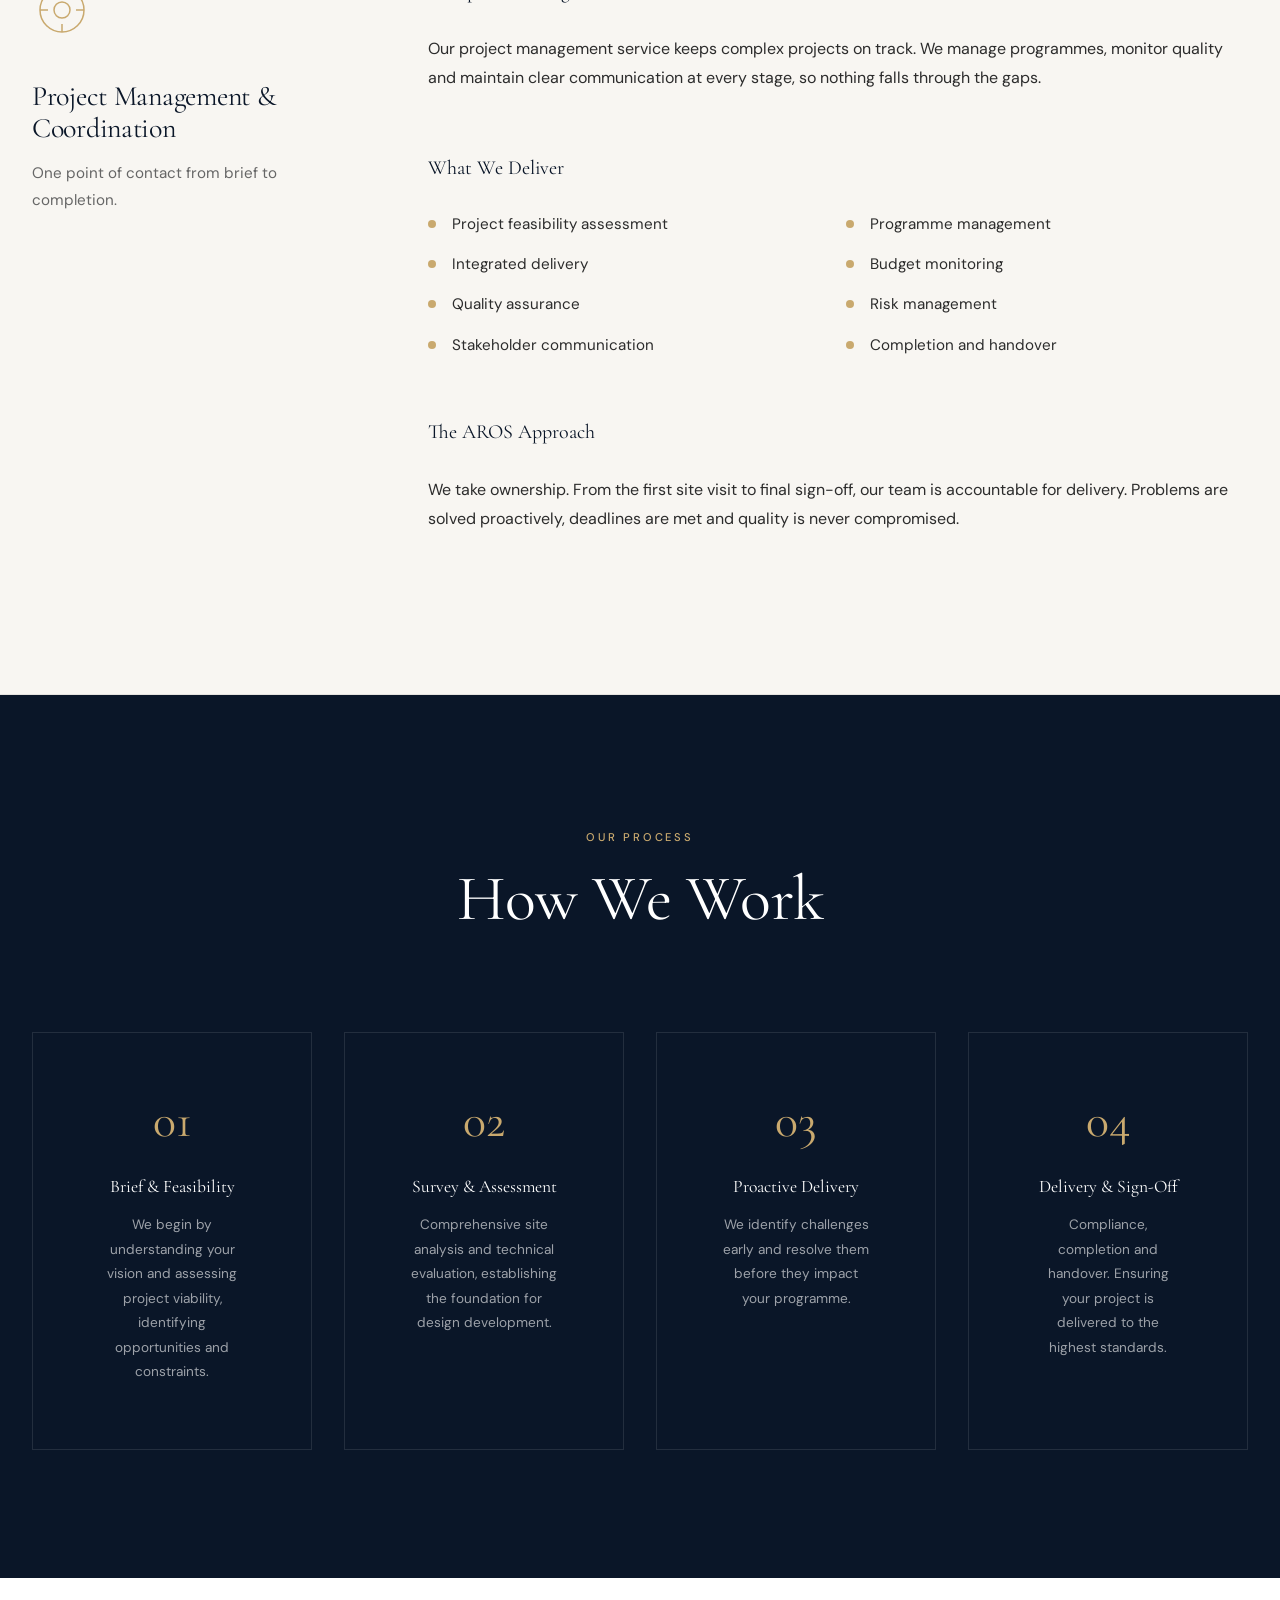
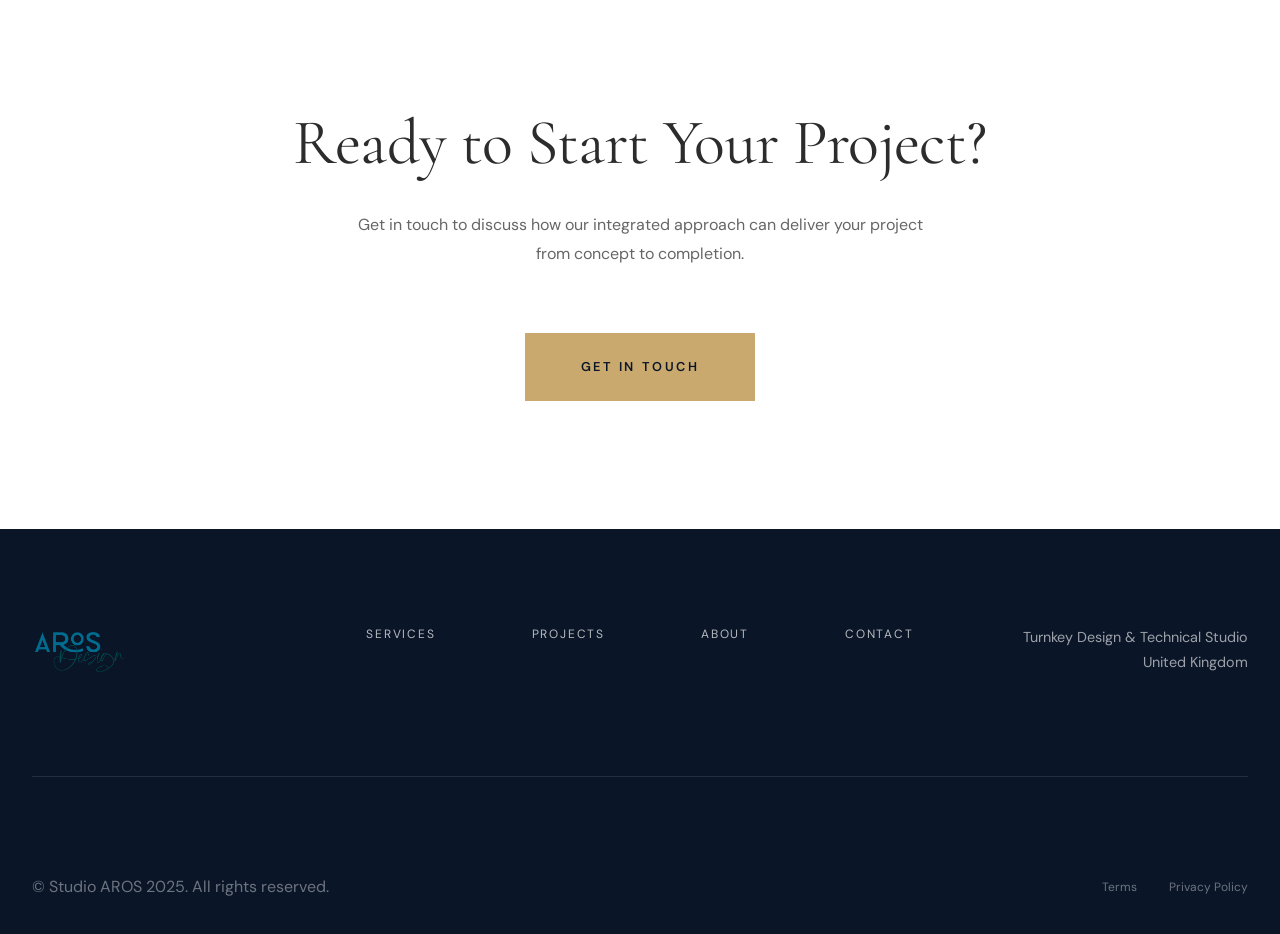
<file: services.html>
<!DOCTYPE html>
<html lang="en">
<head>
    <meta charset="UTF-8">
    <meta name="viewport" content="width=device-width, initial-scale=1.0">
    <title>Services | Studio AROS</title>
    <link rel="icon" type="image/png" href="Logos/FAV Icon.png">
    <link rel="preconnect" href="https://fonts.googleapis.com">
    <link rel="preconnect" href="https://fonts.gstatic.com" crossorigin>
    <link href="https://fonts.googleapis.com/css2?family=Cormorant+Garamond:ital,wght@0,300;0,400;0,500;0,600;0,700;1,300;1,400;1,500;1,600;1,700&family=DM+Sans:ital,opsz,wght@0,9..40,100..1000;1,9..40,100..1000&display=swap" rel="stylesheet">
    <link rel="stylesheet" href="css/styles.css?v=2">
    <style>
        /* ===== SERVICES PAGE HERO ===== */
        .services-hero {
            min-height: 60vh;
            display: flex;
            align-items: center;
            justify-content: center;
            position: relative;
            background: var(--color-primary-dark);
            padding-top: var(--nav-height);
        }

        .services-hero-content {
            position: relative;
            z-index: 1;
            text-align: center;
            padding: var(--spacing-xl) var(--spacing-md);
            max-width: 800px;
        }

        .services-hero h1 {
            color: var(--color-white);
            margin-bottom: var(--spacing-md);
        }

        .services-hero p {
            color: rgba(255, 255, 255, 0.8);
            font-size: 1.25rem;
        }

        /* ===== SERVICES INTRO ===== */
        .services-intro {
            padding: var(--spacing-xxl) 0;
            background: var(--color-white);
        }

        .services-intro-grid {
            display: grid;
            grid-template-columns: 1fr 1fr;
            gap: var(--spacing-xl);
            align-items: center;
        }

        .services-intro-content h2 {
            margin-bottom: var(--spacing-md);
        }

        .services-intro-content p {
            color: var(--color-text-light);
            margin-bottom: var(--spacing-md);
        }

        .services-intro-image {
            overflow: hidden;
        }

        .services-intro-image img {
            width: 100%;
            height: auto;
        }

        @media (max-width: 768px) {
            .services-intro-grid {
                grid-template-columns: 1fr;
            }
        }

        /* ===== SERVICE DETAIL SECTIONS ===== */
        .service-detail {
            padding: var(--spacing-xxl) 0;
            border-bottom: 1px solid rgba(0, 0, 0, 0.08);
        }

        .service-detail:nth-child(even) {
            background: var(--color-light-bg);
        }

        .service-detail-grid {
            display: grid;
            grid-template-columns: 300px 1fr;
            gap: var(--spacing-xl);
        }

        .service-detail-header {
            position: sticky;
            top: calc(var(--nav-height) + var(--spacing-lg));
            align-self: start;
        }

        .service-detail-icon {
            width: 60px;
            height: 60px;
            margin-bottom: var(--spacing-md);
            stroke: var(--color-accent);
            fill: none;
            stroke-width: 1.5;
        }

        .service-detail-header h2 {
            font-size: 1.75rem;
            color: var(--color-primary-dark);
            margin-bottom: var(--spacing-sm);
        }

        .service-detail-header p {
            color: var(--color-text-light);
            font-size: 0.95rem;
        }

        .service-detail-content h3 {
            font-size: 1.25rem;
            color: var(--color-primary-dark);
            margin-bottom: var(--spacing-md);
            margin-top: var(--spacing-lg);
        }

        .service-detail-content h3:first-child {
            margin-top: 0;
        }

        .service-detail-content p {
            color: var(--color-text);
            margin-bottom: var(--spacing-md);
        }

        .service-list {
            display: grid;
            grid-template-columns: repeat(2, 1fr);
            gap: var(--spacing-sm);
            margin-bottom: var(--spacing-md);
        }

        .service-list li {
            display: flex;
            align-items: flex-start;
            gap: var(--spacing-sm);
            font-size: 0.95rem;
            color: var(--color-text);
        }

        .service-list li::before {
            content: '';
            width: 8px;
            height: 8px;
            background: var(--color-accent);
            border-radius: 50%;
            margin-top: 0.5rem;
            flex-shrink: 0;
        }

        @media (max-width: 1024px) {
            .service-detail-grid {
                grid-template-columns: 1fr;
            }

            .service-detail-header {
                position: relative;
                top: 0;
            }

            .service-list {
                grid-template-columns: 1fr;
            }
        }

        /* ===== PROCESS SECTION ===== */
        .process-section {
            padding: var(--spacing-xxl) 0;
            background: var(--color-primary-dark);
        }

        .process-grid {
            display: grid;
            grid-template-columns: repeat(4, 1fr);
            gap: var(--spacing-md);
            margin-top: var(--spacing-xl);
        }

        .process-step {
            text-align: center;
            padding: var(--spacing-lg);
            border: 1px solid rgba(255, 255, 255, 0.1);
            transition: var(--transition-smooth);
        }

        .process-step:hover {
            border-color: var(--color-accent);
            background: rgba(255, 255, 255, 0.03);
        }

        .process-step-number {
            font-family: var(--font-heading);
            font-size: 3rem;
            color: var(--color-accent);
            line-height: 1;
            margin-bottom: var(--spacing-md);
        }

        .process-step h3 {
            color: var(--color-white);
            font-size: 1.1rem;
            margin-bottom: var(--spacing-sm);
        }

        .process-step p {
            color: rgba(255, 255, 255, 0.6);
            font-size: 0.85rem;
        }

        @media (max-width: 1024px) {
            .process-grid {
                grid-template-columns: repeat(2, 1fr);
            }
        }

        @media (max-width: 768px) {
            .process-grid {
                grid-template-columns: 1fr;
            }
        }

        /* ===== DRAWING SHOWCASE ===== */
        .drawing-showcase {
            padding: var(--spacing-xl) 0;
            background: var(--color-light-bg);
        }

        .drawing-showcase-header {
            text-align: center;
            margin-bottom: var(--spacing-lg);
        }

        .drawing-showcase-image {
            background: var(--color-white);
            padding: var(--spacing-md);
            box-shadow: 0 4px 20px rgba(0, 0, 0, 0.08);
        }

        .drawing-showcase-image img {
            width: 100%;
            height: auto;
        }

        .drawing-showcase-caption {
            text-align: center;
            margin-top: var(--spacing-md);
            color: var(--color-text-light);
            font-size: 0.9rem;
        }

        /* ===== CTA SECTION ===== */
        .cta-section {
            padding: var(--spacing-xxl) 0;
            background: var(--color-white);
            text-align: center;
        }

        .cta-section h2 {
            margin-bottom: var(--spacing-md);
        }

        .cta-section p {
            max-width: 600px;
            margin: 0 auto var(--spacing-lg);
            color: var(--color-text-light);
        }
    </style>
</head>
<body>
    <!-- NAVIGATION -->
    <nav class="nav nav-dark" id="nav">
        <div class="nav-inner">
            <a href="/" class="nav-logo-link">
                <img src="Logos/White The Aros.png" alt="Studio AROS" class="nav-logo nav-logo-light">
                <img src="Logos/AROS Design Logo.svg?v=2" alt="Studio AROS" class="nav-logo nav-logo-dark">
            </a>
            <div class="nav-toggle" id="navToggle">
                <span></span>
                <span></span>
                <span></span>
            </div>
            <ul class="nav-links" id="navLinks">
                <li><a href="services.html">Services</a></li>
                <li><a href="projects.html">Projects</a></li>
                <li><a href="about.html">About</a></li>
                <li><a href="contact.html">Contact</a></li>
                <li><a href="contact.html" class="nav-cta">Get a Quote</a></li>
            </ul>
        </div>
    </nav>

    <!-- HERO -->
    <section class="services-hero">
        <div class="services-hero-content fade-in">
            <span class="label" style="color: var(--color-accent); margin-bottom: var(--spacing-md); display: block;">What We Do</span>
            <h1>Our Services</h1>
            <p>Design, engineering and environmental expertise for projects that demand precision.</p>
        </div>
    </section>

    <!-- SERVICES INTRO -->
    <section class="services-intro">
        <div class="container">
            <div class="services-intro-grid">
                <div class="services-intro-content fade-in">
                    <h2>Turnkey Studio</h2>
                    <p>Complex projects require technical depth. Our team brings expertise across planning, structural engineering, ecology and design, with the experience to navigate challenging sites and demanding briefs.</p>
                    <p>We work on projects where quality matters, where building regulations are complex and where clients expect rigorous professional standards throughout.</p>
                </div>
                <div class="services-intro-image fade-in">
                    <img src="Photos_Optimized/Landscape.png" alt="Studio AROS Services">
                </div>
            </div>
        </div>
    </section>

    <!-- SERVICE 1: PLANNING -->
    <section class="service-detail" id="planning">
        <div class="container">
            <div class="service-detail-grid">
                <div class="service-detail-header fade-in">
                    <svg class="service-detail-icon" viewBox="0 0 60 60">
                        <rect x="10" y="8" width="40" height="44" rx="2"/>
                        <line x1="18" y1="18" x2="42" y2="18"/>
                        <line x1="18" y1="28" x2="42" y2="28"/>
                        <line x1="18" y1="38" x2="34" y2="38"/>
                        <path d="M40 44L45 49L55 39"/>
                    </svg>
                    <h2>Planning & Consents</h2>
                    <p>Navigating the planning system with precision and expertise.</p>
                </div>
                <div class="service-detail-content fade-in">
                    <h3>Planning Applications</h3>
                    <p>We prepare and submit comprehensive planning applications, managing the entire process from pre-application discussions through to approval. Our team understands local planning policies across the UK, ensuring applications are positioned for success.</p>

                    <h3>What We Deliver</h3>
                    <ul class="service-list">
                        <li>Full planning applications</li>
                        <li>Outline planning applications</li>
                        <li>Prior approval notifications</li>
                        <li>Listed building consent</li>
                        <li>Conservation area applications</li>
                        <li>Discharge of conditions</li>
                        <li>Certificate of lawfulness</li>
                        <li>Planning appeals support</li>
                    </ul>

                    <h3>Conditions Discharge</h3>
                    <p>Planning conditions can delay projects if not managed properly. We coordinate the discharge of all conditions, ensuring technical submissions meet requirements and approvals are secured efficiently.</p>
                </div>
            </div>
        </div>
    </section>

    <!-- SERVICE 2: STRUCTURAL -->
    <section class="service-detail" id="structural">
        <div class="container">
            <div class="service-detail-grid">
                <div class="service-detail-header fade-in">
                    <svg class="service-detail-icon" viewBox="0 0 60 60">
                        <rect x="8" y="32" width="16" height="22"/>
                        <rect x="22" y="20" width="16" height="34"/>
                        <rect x="36" y="8" width="16" height="46"/>
                        <line x1="4" y1="54" x2="56" y2="54"/>
                    </svg>
                    <h2>Structural & Technical Engineering</h2>
                    <p>Engineering solutions that underpin exceptional design.</p>
                </div>
                <div class="service-detail-content fade-in">
                    <h3>Structural Engineering</h3>
                    <p>Our structural engineering services provide the technical foundation for your project. From initial assessments through to detailed design, we deliver solutions that are both technically sound and cost-effective.</p>

                    <h3>What We Deliver</h3>
                    <ul class="service-list">
                        <li>Structural surveys and reports</li>
                        <li>Structural calculations</li>
                        <li>Foundation design</li>
                        <li>Steel frame design</li>
                        <li>Timber frame solutions</li>
                        <li>Basement engineering</li>
                        <li>Temporary works design</li>
                        <li>Party wall matters</li>
                    </ul>

                    <h3>Technical Drawings</h3>
                    <p>We produce detailed technical drawings and specifications that enable accurate pricing and precise construction. Our documentation meets Building Regulations requirements and supports smooth project delivery.</p>
                </div>
            </div>
        </div>
    </section>

    <!-- SERVICE 3: DESIGN -->
    <section class="service-detail" id="design">
        <div class="container">
            <div class="service-detail-grid">
                <div class="service-detail-header fade-in">
                    <svg class="service-detail-icon" viewBox="0 0 60 60">
                        <path d="M30 6L6 24V54H54V24L30 6Z"/>
                        <rect x="22" y="36" width="16" height="18"/>
                        <rect x="12" y="28" width="10" height="10"/>
                        <rect x="38" y="28" width="10" height="10"/>
                    </svg>
                    <h2>Design & Architecture</h2>
                    <p>Creating spaces that inspire and endure.</p>
                </div>
                <div class="service-detail-content fade-in">
                    <h3>Interior Design</h3>
                    <p>Our interior design services transform spaces into exceptional environments. We work across high-specification residential and commercial projects, delivering designs that balance aesthetics with functionality.</p>

                    <h3>What We Deliver</h3>
                    <ul class="service-list">
                        <li>Concept design development</li>
                        <li>Space planning</li>
                        <li>Material and finish selection</li>
                        <li>Bespoke joinery design</li>
                        <li>Kitchen and bathroom design</li>
                        <li>Lighting design</li>
                        <li>Furniture specification</li>
                        <li>FF&E scheduling</li>
                    </ul>

                    <h3>Landscape Design</h3>
                    <p>We design exterior spaces that complement and enhance architectural design. Our landscape services range from courtyard gardens to large estate planning, always considering ecological impact and long-term maintenance.</p>
                </div>
            </div>
        </div>
    </section>

    <!-- SERVICE 4: ECOLOGY -->
    <section class="service-detail" id="ecology">
        <div class="container">
            <div class="service-detail-grid">
                <div class="service-detail-header fade-in">
                    <svg class="service-detail-icon" viewBox="0 0 60 60">
                        <path d="M30 54C30 54 10 38 10 24C10 14 18 6 28 6C32 6 30 14 30 14C30 14 28 6 32 6C42 6 50 14 50 24C50 38 30 54 30 54Z"/>
                        <line x1="30" y1="22" x2="30" y2="42"/>
                        <line x1="22" y1="30" x2="30" y2="38"/>
                        <line x1="38" y1="30" x2="30" y2="38"/>
                    </svg>
                    <h2>Ecology & Environment</h2>
                    <p>Balancing development with environmental responsibility.</p>
                </div>
                <div class="service-detail-content fade-in">
                    <h3>Ecological Services</h3>
                    <p>Our ecological team ensures your project meets all environmental requirements. We provide comprehensive assessments and deliver enhancement strategies that satisfy planning conditions while contributing positively to local biodiversity.</p>

                    <h3>What We Deliver</h3>
                    <ul class="service-list">
                        <li>Preliminary ecological appraisals</li>
                        <li>Protected species surveys</li>
                        <li>Bat surveys and mitigation</li>
                        <li>Biodiversity net gain assessments</li>
                        <li>Arboricultural reports</li>
                        <li>Tree protection plans</li>
                        <li>Wildlife lighting strategies</li>
                        <li>Ecological enhancement schemes</li>
                    </ul>

                    <h3>Regulatory Expertise</h3>
                    <p>We specialise in complex regulatory requirements including SAB (Sustainable Drainage) applications and Construction Environmental Management Plans (CEMP). Our team understands the specific requirements of environmental agencies and local planning authorities across the UK.</p>
                </div>
            </div>
        </div>
    </section>

    <!-- SERVICE 5: PROJECT MANAGEMENT -->
    <section class="service-detail" id="management">
        <div class="container">
            <div class="service-detail-grid">
                <div class="service-detail-header fade-in">
                    <svg class="service-detail-icon" viewBox="0 0 60 60">
                        <circle cx="30" cy="30" r="22"/>
                        <circle cx="30" cy="30" r="8"/>
                        <line x1="30" y1="8" x2="30" y2="16"/>
                        <line x1="30" y1="44" x2="30" y2="52"/>
                        <line x1="8" y1="30" x2="16" y2="30"/>
                        <line x1="44" y1="30" x2="52" y2="30"/>
                    </svg>
                    <h2>Project Management & Coordination</h2>
                    <p>One point of contact from brief to completion.</p>
                </div>
                <div class="service-detail-content fade-in">
                    <h3>Complete Oversight</h3>
                    <p>Our project management service keeps complex projects on track. We manage programmes, monitor quality and maintain clear communication at every stage, so nothing falls through the gaps.</p>

                    <h3>What We Deliver</h3>
                    <ul class="service-list">
                        <li>Project feasibility assessment</li>
                        <li>Programme management</li>
                        <li>Integrated delivery</li>
                        <li>Budget monitoring</li>
                        <li>Quality assurance</li>
                        <li>Risk management</li>
                        <li>Stakeholder communication</li>
                        <li>Completion and handover</li>
                    </ul>

                    <h3>The AROS Approach</h3>
                    <p>We take ownership. From the first site visit to final sign-off, our team is accountable for delivery. Problems are solved proactively, deadlines are met and quality is never compromised.</p>
                </div>
            </div>
        </div>
    </section>

    <!-- PROCESS SECTION -->
    <section class="process-section">
        <div class="container">
            <div class="section-header text-center fade-in">
                <span class="section-label">Our Process</span>
                <h2 class="section-title-light">How We Work</h2>
            </div>
            <div class="process-grid">
                <div class="process-step fade-in">
                    <div class="process-step-number">01</div>
                    <h3>Brief & Feasibility</h3>
                    <p>We begin by understanding your vision and assessing project viability, identifying opportunities and constraints.</p>
                </div>
                <div class="process-step fade-in">
                    <div class="process-step-number">02</div>
                    <h3>Survey & Assessment</h3>
                    <p>Comprehensive site analysis and technical evaluation, establishing the foundation for design development.</p>
                </div>
                <div class="process-step fade-in">
                    <div class="process-step-number">03</div>
                    <h3>Proactive Delivery</h3>
                    <p>We identify challenges early and resolve them before they impact your programme.</p>
                </div>
                <div class="process-step fade-in">
                    <div class="process-step-number">04</div>
                    <h3>Delivery & Sign-Off</h3>
                    <p>Compliance, completion and handover. Ensuring your project is delivered to the highest standards.</p>
                </div>
            </div>
        </div>
    </section>

    <!-- CTA SECTION -->
    <section class="cta-section">
        <div class="container fade-in">
            <h2>Ready to Start Your Project?</h2>
            <p>Get in touch to discuss how our integrated approach can deliver your project from concept to completion.</p>
            <a href="contact.html" class="btn btn-primary btn-large">Get in Touch</a>
        </div>
    </section>

    <!-- FOOTER -->
    <footer class="footer">
        <div class="container">
            <div class="footer-main">
                <div class="footer-logo-wrapper">
                    <img src="Logos/White The Aros.png" alt="Studio AROS" class="footer-logo">
                </div>
                <nav class="footer-nav">
                    <a href="services.html">Services</a>
                    <a href="projects.html">Projects</a>
                    <a href="about.html">About</a>
                    <a href="contact.html">Contact</a>
                </nav>
                <div class="footer-tagline">
                    Turnkey Design & Technical Studio<br>United Kingdom
                </div>
            </div>
            <div class="footer-bottom">
                <p>&copy; Studio AROS 2025. All rights reserved.</p>
                <div class="footer-legal">
                    <a href="#">Terms</a>
                    <a href="#">Privacy Policy</a>
                </div>
            </div>
        </div>
    </footer>

    <!-- JAVASCRIPT -->
    <script>
        // Navigation
        const navToggle = document.getElementById('navToggle');
        const navLinks = document.getElementById('navLinks');

        navToggle.addEventListener('click', () => {
            navToggle.classList.toggle('active');
            navLinks.classList.toggle('active');
        });

        document.querySelectorAll('.nav-links a').forEach(link => {
            link.addEventListener('click', () => {
                navToggle.classList.remove('active');
                navLinks.classList.remove('active');
            });
        });

        // Intersection Observer
        const observer = new IntersectionObserver((entries) => {
            entries.forEach(entry => {
                if (entry.isIntersecting) {
                    entry.target.classList.add('visible');
                }
            });
        }, { threshold: 0.1 });

        document.querySelectorAll('.fade-in').forEach(el => observer.observe(el));
    </script>
</body>
</html>
</file>
<file: css/styles.css>
/* ===================================================================
   AROS DESIGN - SHARED STYLES
   Turnkey Design & Technical Consultancy
   =================================================================== */

/* ===== CSS CUSTOM PROPERTIES ===== */
:root {
    /* Colors */
    --color-primary-dark: #0a1628;
    --color-primary-mid: #1a3a5c;
    --color-primary-light: #2a4a6c;
    --color-accent: #c9a96e;
    --color-accent-light: #d4b577;
    --color-light-bg: #f8f6f2;
    --color-white: #ffffff;
    --color-text: #2c2c2c;
    --color-text-light: #666666;
    --color-overlay: rgba(10, 22, 40, 0.7);
    --color-overlay-dark: rgba(10, 22, 40, 0.85);

    /* Typography */
    --font-heading: 'Cormorant Garamond', Georgia, serif;
    --font-body: 'DM Sans', -apple-system, BlinkMacSystemFont, sans-serif;

    /* Spacing */
    --spacing-xs: 0.5rem;
    --spacing-sm: 1rem;
    --spacing-md: 2rem;
    --spacing-lg: 4rem;
    --spacing-xl: 6rem;
    --spacing-xxl: 8rem;
    --spacing-xxxl: 12rem;

    /* Transitions */
    --transition-smooth: all 0.4s cubic-bezier(0.4, 0, 0.2, 1);
    --transition-fast: all 0.2s ease;
    --transition-slow: all 0.6s cubic-bezier(0.4, 0, 0.2, 1);

    /* Layout */
    --max-width: 1400px;
    --max-width-narrow: 900px;
    --nav-height: 80px;
}

/* ===== RESET & BASE ===== */
*, *::before, *::after {
    box-sizing: border-box;
    margin: 0;
    padding: 0;
}

html {
    scroll-behavior: smooth;
    font-size: 16px;
    background: var(--color-white);
}

body {
    font-family: var(--font-body);
    color: var(--color-text);
    line-height: 1.6;
    background: var(--color-white);
    overflow-x: hidden;
    position: relative;
}

body::before,
body::after {
    display: none;
}

img {
    max-width: 100%;
    height: auto;
    display: block;
}

a {
    text-decoration: none;
    color: inherit;
}

ul {
    list-style: none;
}

/* ===== TYPOGRAPHY ===== */
h1, h2, h3, h4, h5, h6 {
    font-family: var(--font-heading);
    font-weight: 400;
    line-height: 1.15;
}

h1 {
    font-size: clamp(3rem, 7vw, 6rem);
    letter-spacing: -0.02em;
}

h2 {
    font-size: clamp(2.5rem, 5vw, 4rem);
    letter-spacing: -0.01em;
}

h3 {
    font-size: clamp(1.75rem, 3vw, 2.5rem);
}

h4 {
    font-size: clamp(1.25rem, 2vw, 1.5rem);
}

p {
    font-size: 1rem;
    line-height: 1.8;
}

.text-large {
    font-size: 1.25rem;
    line-height: 1.7;
}

.label {
    font-family: var(--font-body);
    font-size: 0.7rem;
    letter-spacing: 0.2em;
    text-transform: uppercase;
    font-weight: 500;
}

/* ===== UTILITY CLASSES ===== */
.container {
    max-width: var(--max-width);
    margin: 0 auto;
    padding: 0 var(--spacing-md);
}

.container-narrow {
    max-width: var(--max-width-narrow);
    margin: 0 auto;
    padding: 0 var(--spacing-md);
}

.section-padding {
    padding: var(--spacing-xxl) 0;
}

.section-padding-large {
    padding: var(--spacing-xxxl) 0;
}

.text-center {
    text-align: center;
}

.text-white {
    color: var(--color-white);
}

.bg-dark {
    background: var(--color-primary-dark);
}

.bg-light {
    background: var(--color-light-bg);
}

.bg-white {
    background: var(--color-white);
}

/* ===== ANIMATIONS ===== */
.fade-in {
    opacity: 0;
    transform: translateY(40px);
    transition: opacity 1s ease, transform 1s ease;
}

.fade-in.visible {
    opacity: 1;
    transform: translateY(0);
}

.fade-in-fast {
    opacity: 0;
    transform: translateY(20px);
    transition: opacity 0.6s ease, transform 0.6s ease;
}

.fade-in-fast.visible {
    opacity: 1;
    transform: translateY(0);
}

.slide-in-left {
    opacity: 0;
    transform: translateX(-60px);
    transition: opacity 1s ease, transform 1s ease;
}

.slide-in-left.visible {
    opacity: 1;
    transform: translateX(0);
}

.slide-in-right {
    opacity: 0;
    transform: translateX(60px);
    transition: opacity 1s ease, transform 1s ease;
}

.slide-in-right.visible {
    opacity: 1;
    transform: translateX(0);
}

.scale-in {
    opacity: 0;
    transform: scale(0.95);
    transition: opacity 1s ease, transform 1s ease;
}

.scale-in.visible {
    opacity: 1;
    transform: scale(1);
}

/* Staggered animations */
.stagger-1 { transition-delay: 0.1s; }
.stagger-2 { transition-delay: 0.2s; }
.stagger-3 { transition-delay: 0.3s; }
.stagger-4 { transition-delay: 0.4s; }
.stagger-5 { transition-delay: 0.5s; }

/* ===== NAVIGATION ===== */
.nav {
    position: fixed;
    top: 0;
    left: 0;
    right: 0;
    z-index: 1000;
    padding: var(--spacing-sm) var(--spacing-md);
    transition: var(--transition-smooth);
    background: transparent;
}

.nav.scrolled {
    background: var(--color-white);
    box-shadow: 0 2px 40px rgba(0, 0, 0, 0.08);
}

.nav.nav-dark {
    background: var(--color-primary-dark);
}

.nav.nav-light {
    background: var(--color-white);
    box-shadow: 0 2px 40px rgba(0, 0, 0, 0.08);
}

.nav-inner {
    max-width: var(--max-width);
    margin: 0 auto;
    display: flex;
    align-items: center;
    justify-content: space-between;
    height: calc(var(--nav-height) - 2rem);
}

.nav-logo {
    height: 45px;
    width: auto;
    transition: height 0.3s ease;
}

/* Large logo on home page before scroll */
.nav.nav-hero .nav-logo {
    height: 80px;
}

.nav.nav-hero.scrolled .nav-logo {
    height: 45px;
}

.nav-logo-dark {
    display: none;
}

.nav.scrolled .nav-logo-light,
.nav.nav-light .nav-logo-light {
    display: none;
}

.nav.scrolled .nav-logo-dark,
.nav.nav-light .nav-logo-dark {
    display: block;
}

.nav.nav-dark .nav-logo-light {
    display: block;
}

.nav.nav-dark .nav-logo-dark {
    display: none;
}

.nav-links {
    display: flex;
    align-items: center;
    gap: var(--spacing-lg);
    position: static !important;
    width: auto !important;
    height: auto !important;
    background: transparent !important;
    top: auto !important;
    right: auto !important;
    left: auto !important;
    bottom: auto !important;
    flex-direction: row !important;
    justify-content: flex-end !important;
}

.nav-links a {
    font-size: 0.75rem;
    letter-spacing: 0.15em;
    text-transform: uppercase;
    color: var(--color-white);
    transition: var(--transition-fast);
    position: relative;
    font-weight: 500;
}

.nav.scrolled .nav-links a,
.nav.nav-light .nav-links a {
    color: var(--color-primary-dark);
}

.nav-links a:hover {
    color: var(--color-accent);
}

.nav-links a::after {
    content: '';
    position: absolute;
    bottom: -6px;
    left: 0;
    width: 0;
    height: 1px;
    background: var(--color-accent);
    transition: var(--transition-fast);
}

.nav-links a:hover::after {
    width: 100%;
}

.nav-cta {
    background: var(--color-accent) !important;
    color: var(--color-primary-dark) !important;
    padding: 0.875rem 1.75rem;
    font-size: 0.7rem;
    letter-spacing: 0.15em;
    text-transform: uppercase;
    font-weight: 600;
    border: none;
    cursor: pointer;
    transition: var(--transition-fast);
}

.nav-cta:hover {
    background: var(--color-accent-light) !important;
    transform: translateY(-2px);
}

.nav-cta::after {
    display: none !important;
}

/* Mobile Navigation */
.nav-toggle {
    display: none;
    flex-direction: column;
    gap: 6px;
    cursor: pointer;
    padding: 10px;
    z-index: 1001;
}

.nav-toggle span {
    width: 28px;
    height: 2px;
    background: var(--color-white);
    transition: var(--transition-fast);
}

.nav.scrolled .nav-toggle span,
.nav.nav-light .nav-toggle span {
    background: var(--color-primary-dark);
}

.nav-toggle.active span:nth-child(1) {
    transform: rotate(45deg) translate(6px, 6px);
}

.nav-toggle.active span:nth-child(2) {
    opacity: 0;
}

.nav-toggle.active span:nth-child(3) {
    transform: rotate(-45deg) translate(6px, -6px);
}

@media (max-width: 1024px) {
    .nav-toggle {
        display: flex;
    }

    .nav-links {
        position: fixed !important;
        top: 0 !important;
        right: -100% !important;
        left: auto !important;
        bottom: auto !important;
        width: 100% !important;
        height: 100vh !important;
        background: var(--color-primary-dark) !important;
        flex-direction: column !important;
        justify-content: center !important;
        gap: var(--spacing-lg);
        transition: var(--transition-smooth);
    }

    .nav-links.active {
        right: 0 !important;
    }

    .nav-links a,
    .nav.scrolled .nav-links a,
    .nav.nav-light .nav-links a {
        color: var(--color-white);
        font-size: 1.25rem;
    }
}

/* ===== BUTTONS ===== */
.btn {
    display: inline-block;
    padding: 1.125rem 2.5rem;
    font-size: 0.75rem;
    letter-spacing: 0.2em;
    text-transform: uppercase;
    font-weight: 600;
    border: none;
    cursor: pointer;
    transition: var(--transition-fast);
    font-family: var(--font-body);
    text-align: center;
}

.btn-primary {
    background: var(--color-accent);
    color: var(--color-primary-dark);
}

.btn-primary:hover {
    background: var(--color-accent-light);
    transform: translateY(-3px);
    box-shadow: 0 10px 30px rgba(201, 169, 110, 0.3);
}

.btn-outline {
    background: transparent;
    color: var(--color-white);
    border: 1px solid var(--color-white);
}

.btn-outline:hover {
    background: var(--color-white);
    color: var(--color-primary-dark);
}

.btn-outline-dark {
    background: transparent;
    color: var(--color-primary-dark);
    border: 1px solid var(--color-primary-dark);
}

.btn-outline-dark:hover {
    background: var(--color-primary-dark);
    color: var(--color-white);
}

.btn-large {
    padding: 1.5rem 3.5rem;
    font-size: 0.8rem;
}

/* ===== SECTION TITLES ===== */
.section-header {
    text-align: center;
    margin-bottom: var(--spacing-xl);
}

.section-label {
    display: inline-block;
    font-size: 0.7rem;
    letter-spacing: 0.25em;
    text-transform: uppercase;
    color: var(--color-accent);
    margin-bottom: var(--spacing-sm);
    font-weight: 500;
}

.section-title {
    color: var(--color-primary-dark);
    margin-bottom: var(--spacing-md);
}

.section-title-light {
    color: var(--color-white);
}

.section-subtitle {
    max-width: 600px;
    margin: 0 auto;
    color: var(--color-text-light);
    font-size: 1.1rem;
}

/* ===== DECORATIVE ELEMENTS ===== */
.arrow-divider {
    display: flex;
    justify-content: center;
    padding: var(--spacing-lg) 0;
}

.arrow-divider svg {
    width: 1px;
    height: 100px;
    stroke: var(--color-accent);
    fill: none;
    stroke-width: 2;
}

.arrow-divider.light svg {
    stroke: rgba(255, 255, 255, 0.3);
}

.line-accent {
    width: 60px;
    height: 1px;
    background: var(--color-accent);
    margin: var(--spacing-md) auto;
}

.line-accent-left {
    margin-left: 0;
}

/* ===== IMAGE TREATMENTS ===== */
.img-cover {
    width: 100%;
    height: 100%;
    object-fit: cover;
}

.img-parallax {
    background-attachment: fixed;
    background-position: center;
    background-repeat: no-repeat;
    background-size: cover;
}

@media (max-width: 768px) {
    .img-parallax {
        background-attachment: scroll;
    }
}

/* ===== GRID SYSTEMS ===== */
.grid-2 {
    display: grid;
    grid-template-columns: repeat(2, 1fr);
    gap: var(--spacing-lg);
}

.grid-3 {
    display: grid;
    grid-template-columns: repeat(3, 1fr);
    gap: var(--spacing-md);
}

.grid-4 {
    display: grid;
    grid-template-columns: repeat(4, 1fr);
    gap: var(--spacing-md);
}

@media (max-width: 1024px) {
    .grid-4 {
        grid-template-columns: repeat(2, 1fr);
    }
}

@media (max-width: 768px) {
    .grid-2,
    .grid-3,
    .grid-4 {
        grid-template-columns: 1fr;
    }
}

/* ===== CARDS ===== */
.card {
    background: var(--color-white);
    transition: var(--transition-smooth);
}

.card:hover {
    transform: translateY(-8px);
    box-shadow: 0 25px 50px rgba(0, 0, 0, 0.1);
}

/* ===== FOOTER ===== */
.footer {
    background: var(--color-primary-dark);
    color: var(--color-white);
    padding: var(--spacing-xl) 0 var(--spacing-md);
}

.footer-main {
    display: grid;
    grid-template-columns: 1fr 2fr 1fr;
    gap: var(--spacing-lg);
    align-items: start;
    margin-bottom: var(--spacing-xl);
    padding-bottom: var(--spacing-xl);
    border-bottom: 1px solid rgba(255, 255, 255, 0.1);
}

.footer-logo {
    height: 55px;
    width: auto;
}

.footer-nav {
    display: flex;
    justify-content: center;
    gap: var(--spacing-xl);
}

.footer-nav a {
    font-size: 0.75rem;
    letter-spacing: 0.15em;
    text-transform: uppercase;
    color: rgba(255, 255, 255, 0.7);
    transition: var(--transition-fast);
}

.footer-nav a:hover {
    color: var(--color-accent);
}

.footer-tagline {
    text-align: right;
    font-size: 0.9rem;
    color: rgba(255, 255, 255, 0.6);
    line-height: 1.7;
}

.footer-bottom {
    display: flex;
    justify-content: space-between;
    align-items: center;
    font-size: 0.75rem;
    color: rgba(255, 255, 255, 0.4);
}

.footer-legal {
    display: flex;
    gap: var(--spacing-md);
}

.footer-legal a {
    color: rgba(255, 255, 255, 0.4);
    transition: var(--transition-fast);
}

.footer-legal a:hover {
    color: var(--color-accent);
}

@media (max-width: 1024px) {
    .footer-main {
        grid-template-columns: 1fr;
        text-align: center;
        gap: var(--spacing-lg);
    }

    .footer-logo {
        margin: 0 auto;
    }

    .footer-nav {
        flex-wrap: wrap;
        gap: var(--spacing-md);
    }

    .footer-tagline {
        text-align: center;
    }

    .footer-bottom {
        flex-direction: column;
        gap: var(--spacing-sm);
        text-align: center;
    }
}

/* ===== PAGE HEADERS ===== */
.page-header {
    min-height: 50vh;
    display: flex;
    align-items: center;
    justify-content: center;
    position: relative;
    background: var(--color-primary-dark);
    padding-top: var(--nav-height);
}

.page-header-content {
    position: relative;
    z-index: 1;
    text-align: center;
    padding: var(--spacing-xl) var(--spacing-md);
}

.page-header h1 {
    color: var(--color-white);
    margin-bottom: var(--spacing-md);
}

.page-header p {
    color: rgba(255, 255, 255, 0.8);
    font-size: 1.25rem;
    max-width: 600px;
    margin: 0 auto;
}

/* ===== FORM STYLES ===== */
.form-group {
    display: flex;
    flex-direction: column;
    gap: var(--spacing-xs);
    margin-bottom: var(--spacing-md);
}

.form-group label {
    font-size: 0.75rem;
    letter-spacing: 0.1em;
    text-transform: uppercase;
    font-weight: 500;
}

.form-group input,
.form-group select,
.form-group textarea {
    padding: 1.125rem;
    background: rgba(255, 255, 255, 0.08);
    border: 1px solid rgba(255, 255, 255, 0.15);
    color: var(--color-white);
    font-family: var(--font-body);
    font-size: 1rem;
    transition: var(--transition-fast);
}

.form-group input::placeholder,
.form-group textarea::placeholder {
    color: rgba(255, 255, 255, 0.4);
}

.form-group input:focus,
.form-group select:focus,
.form-group textarea:focus {
    outline: none;
    border-color: var(--color-accent);
    background: rgba(255, 255, 255, 0.12);
}

.form-group select {
    cursor: pointer;
}

.form-group select option {
    background: var(--color-primary-dark);
    color: var(--color-white);
}

.form-group textarea {
    min-height: 150px;
    resize: vertical;
}

/* Light form variant */
.form-light .form-group input,
.form-light .form-group select,
.form-light .form-group textarea {
    background: var(--color-white);
    border: 1px solid #e0e0e0;
    color: var(--color-text);
}

.form-light .form-group input::placeholder,
.form-light .form-group textarea::placeholder {
    color: #999;
}

.form-light .form-group input:focus,
.form-light .form-group select:focus,
.form-light .form-group textarea:focus {
    border-color: var(--color-primary-dark);
}

.form-light .form-group label {
    color: var(--color-text);
}

/* ===== SCROLL INDICATOR ===== */
.scroll-indicator {
    position: absolute;
    bottom: var(--spacing-lg);
    left: 50%;
    transform: translateX(-50%);
    display: flex;
    flex-direction: column;
    align-items: center;
    gap: var(--spacing-sm);
    color: var(--color-white);
    opacity: 0.6;
    animation: pulse 2s ease-in-out infinite;
}

.scroll-indicator span {
    font-size: 0.65rem;
    letter-spacing: 0.2em;
    text-transform: uppercase;
}

.scroll-indicator svg {
    width: 24px;
    height: 24px;
    stroke: currentColor;
    fill: none;
    stroke-width: 1.5;
}

@keyframes pulse {
    0%, 100% { opacity: 0.6; transform: translateX(-50%) translateY(0); }
    50% { opacity: 1; transform: translateX(-50%) translateY(5px); }
}

/* ===== RESPONSIVE SPACING ===== */
@media (max-width: 768px) {
    .section-padding {
        padding: var(--spacing-xl) 0;
    }

    .section-padding-large {
        padding: var(--spacing-xxl) 0;
    }

    h1 {
        font-size: clamp(2.25rem, 8vw, 3.5rem);
    }

    h2 {
        font-size: clamp(1.75rem, 6vw, 2.5rem);
    }
}

/* ===== OVERLAY PREVENTION ===== */
/* Ensure no unexpected overlays or pseudo-elements appear */
html::before,
html::after,
body::before,
body::after,
main::before,
main::after,
section::before,
section::after,
.container::before,
.container::after {
    content: none !important;
    display: none !important;
    visibility: hidden !important;
}

/* Clear any potential filter or blend effects on the page */
html, body, main, section, .container {
    filter: none !important;
    mix-blend-mode: normal !important;
    isolation: auto !important;
}

/* Ensure body has no extra layers */
html {
    overflow-x: hidden;
}

body {
    overflow-x: hidden;
    position: relative;
    isolation: isolate;
}

/* Force nav-links to be invisible on desktop (not just off-screen) */
@media (min-width: 1025px) {
    .nav-links {
        position: static !important;
        width: auto !important;
        height: auto !important;
        background: transparent !important;
        display: flex !important;
        visibility: visible !important;
        opacity: 1 !important;
        transform: none !important;
        top: auto !important;
        right: auto !important;
        left: auto !important;
        bottom: auto !important;
        flex-direction: row !important;
    }
}
</file>
